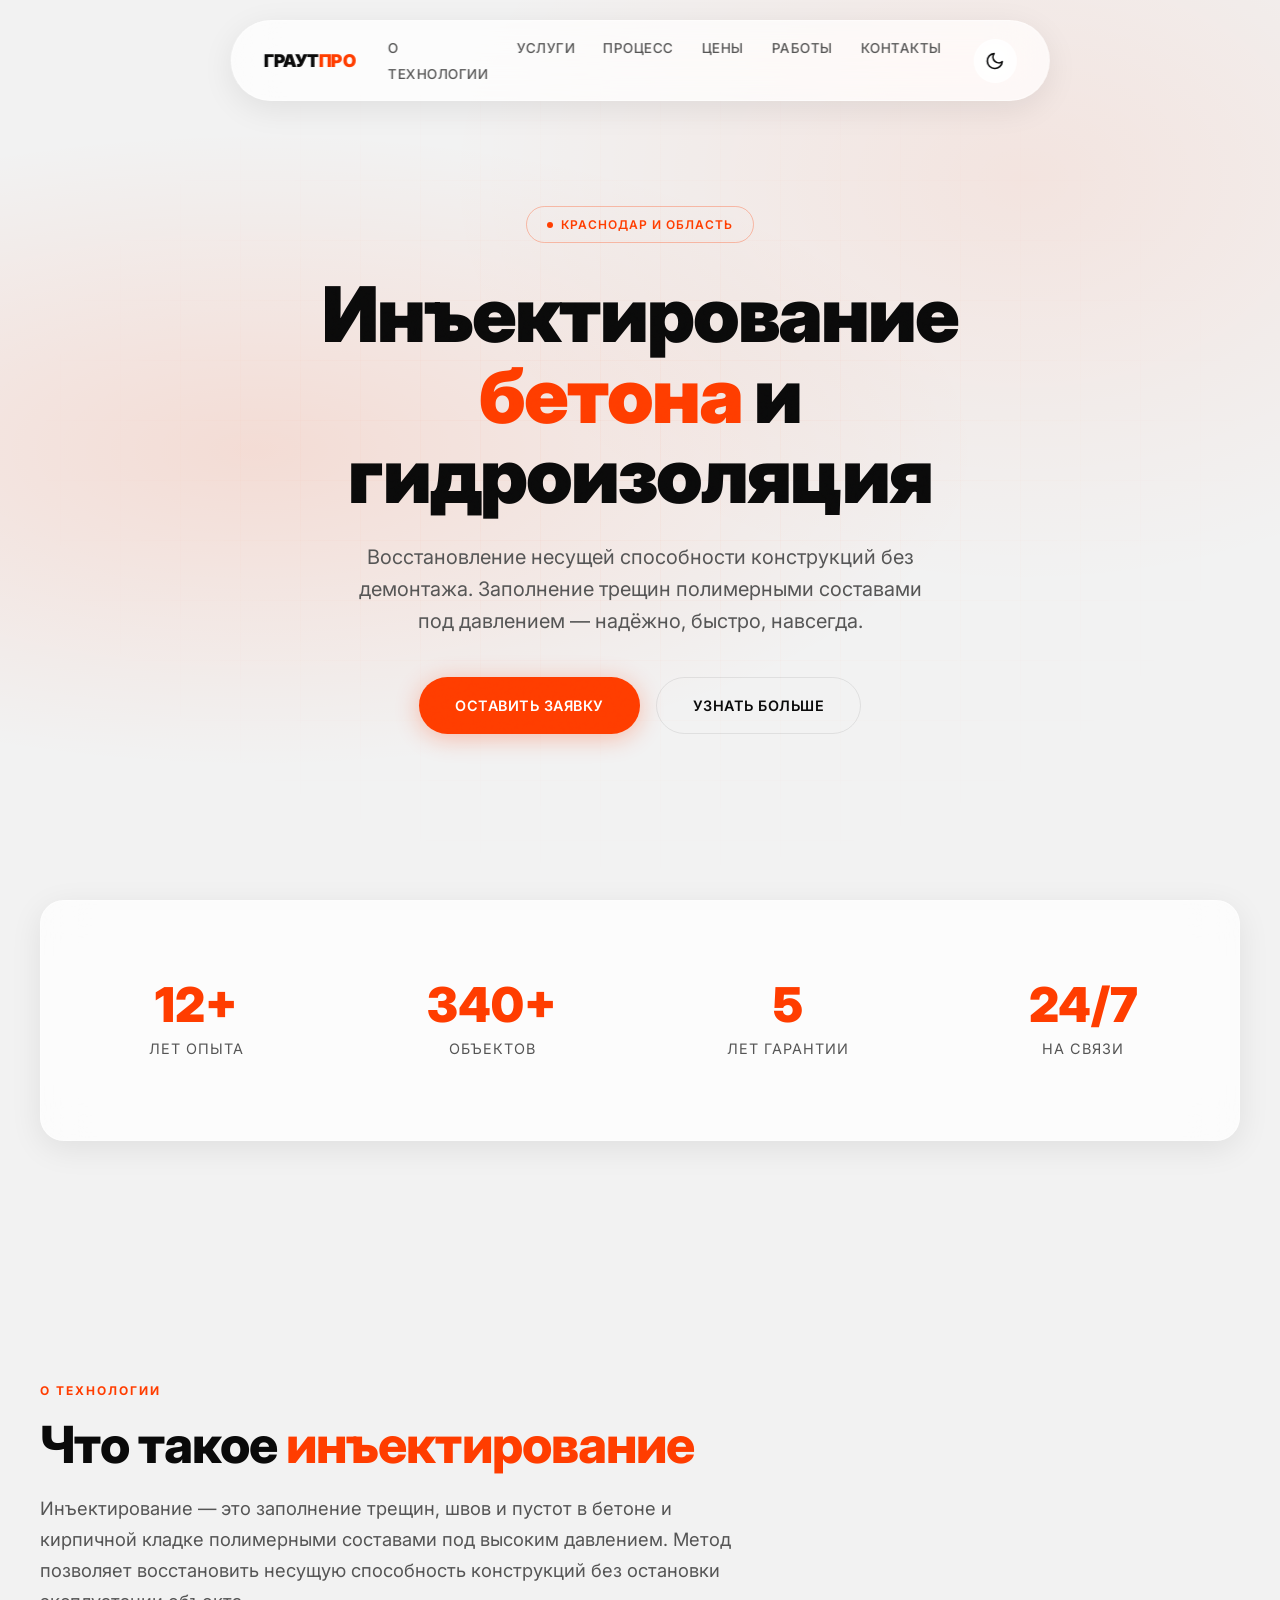
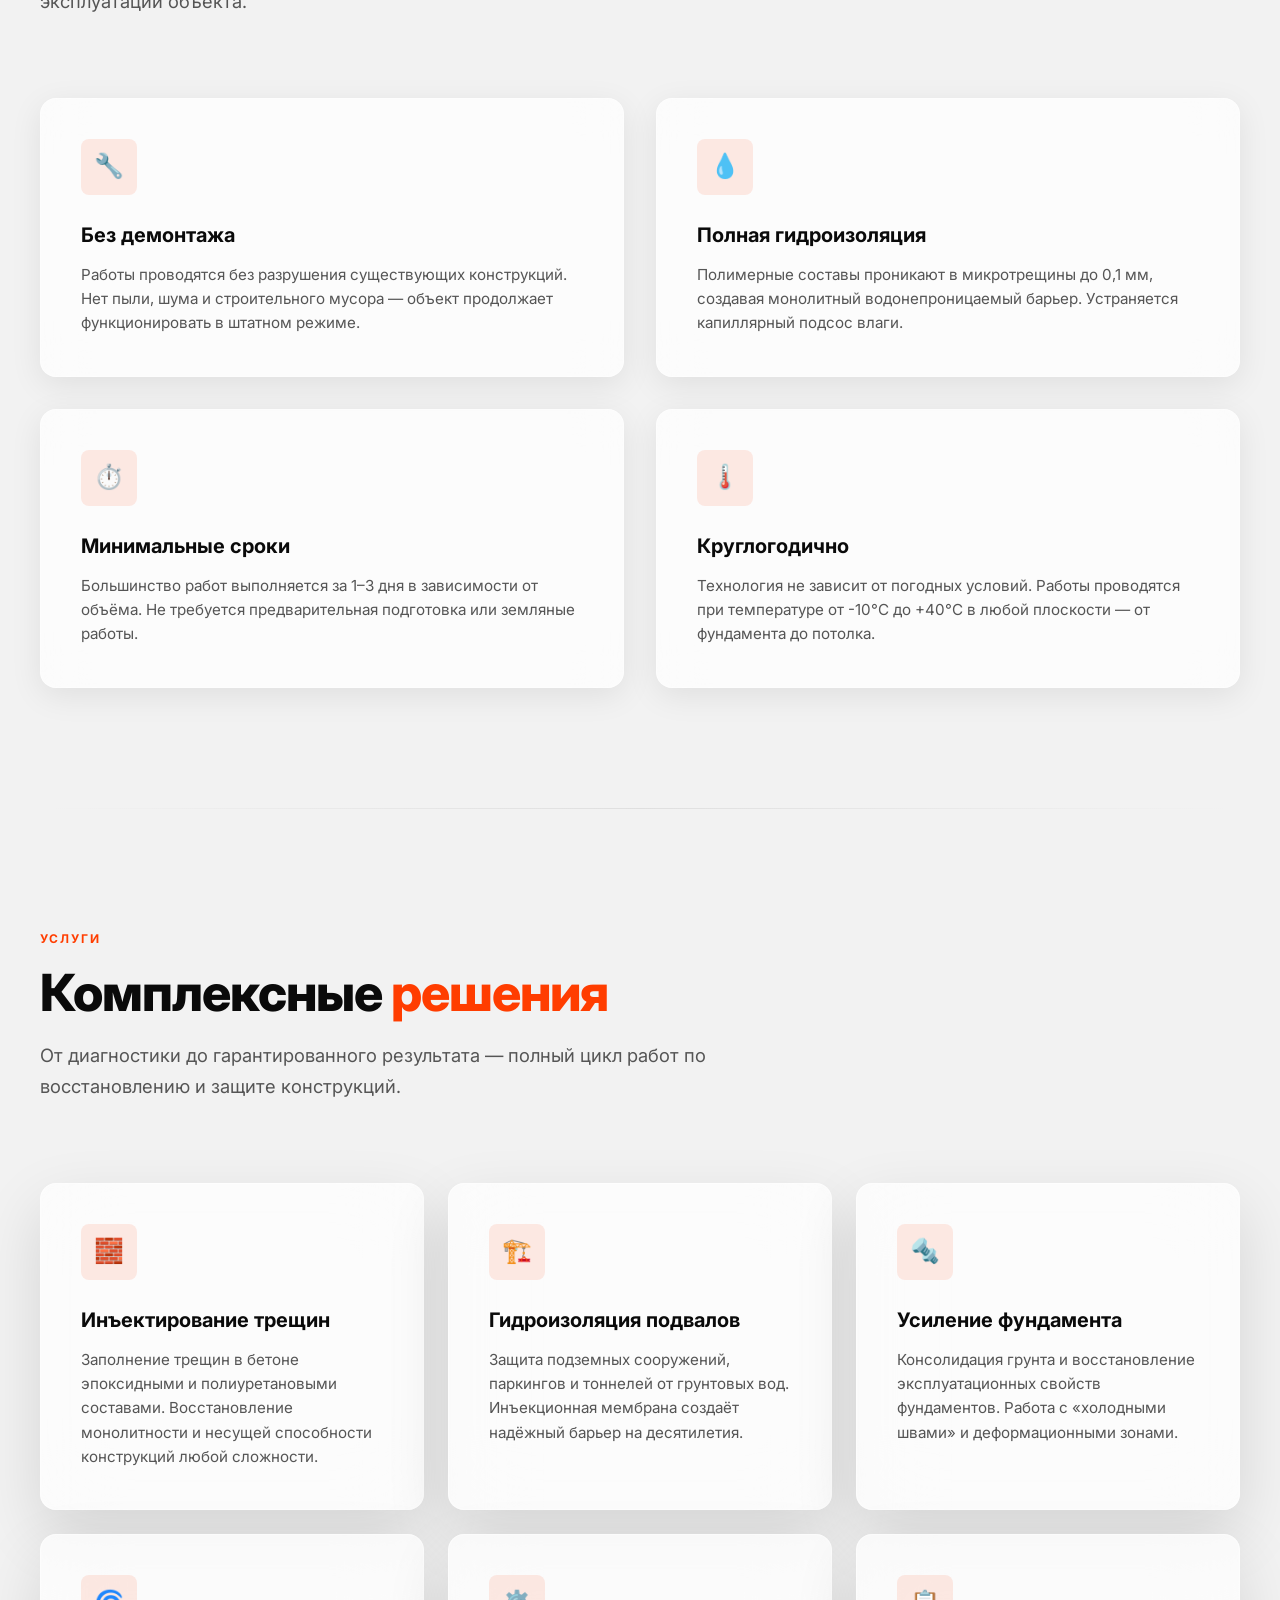
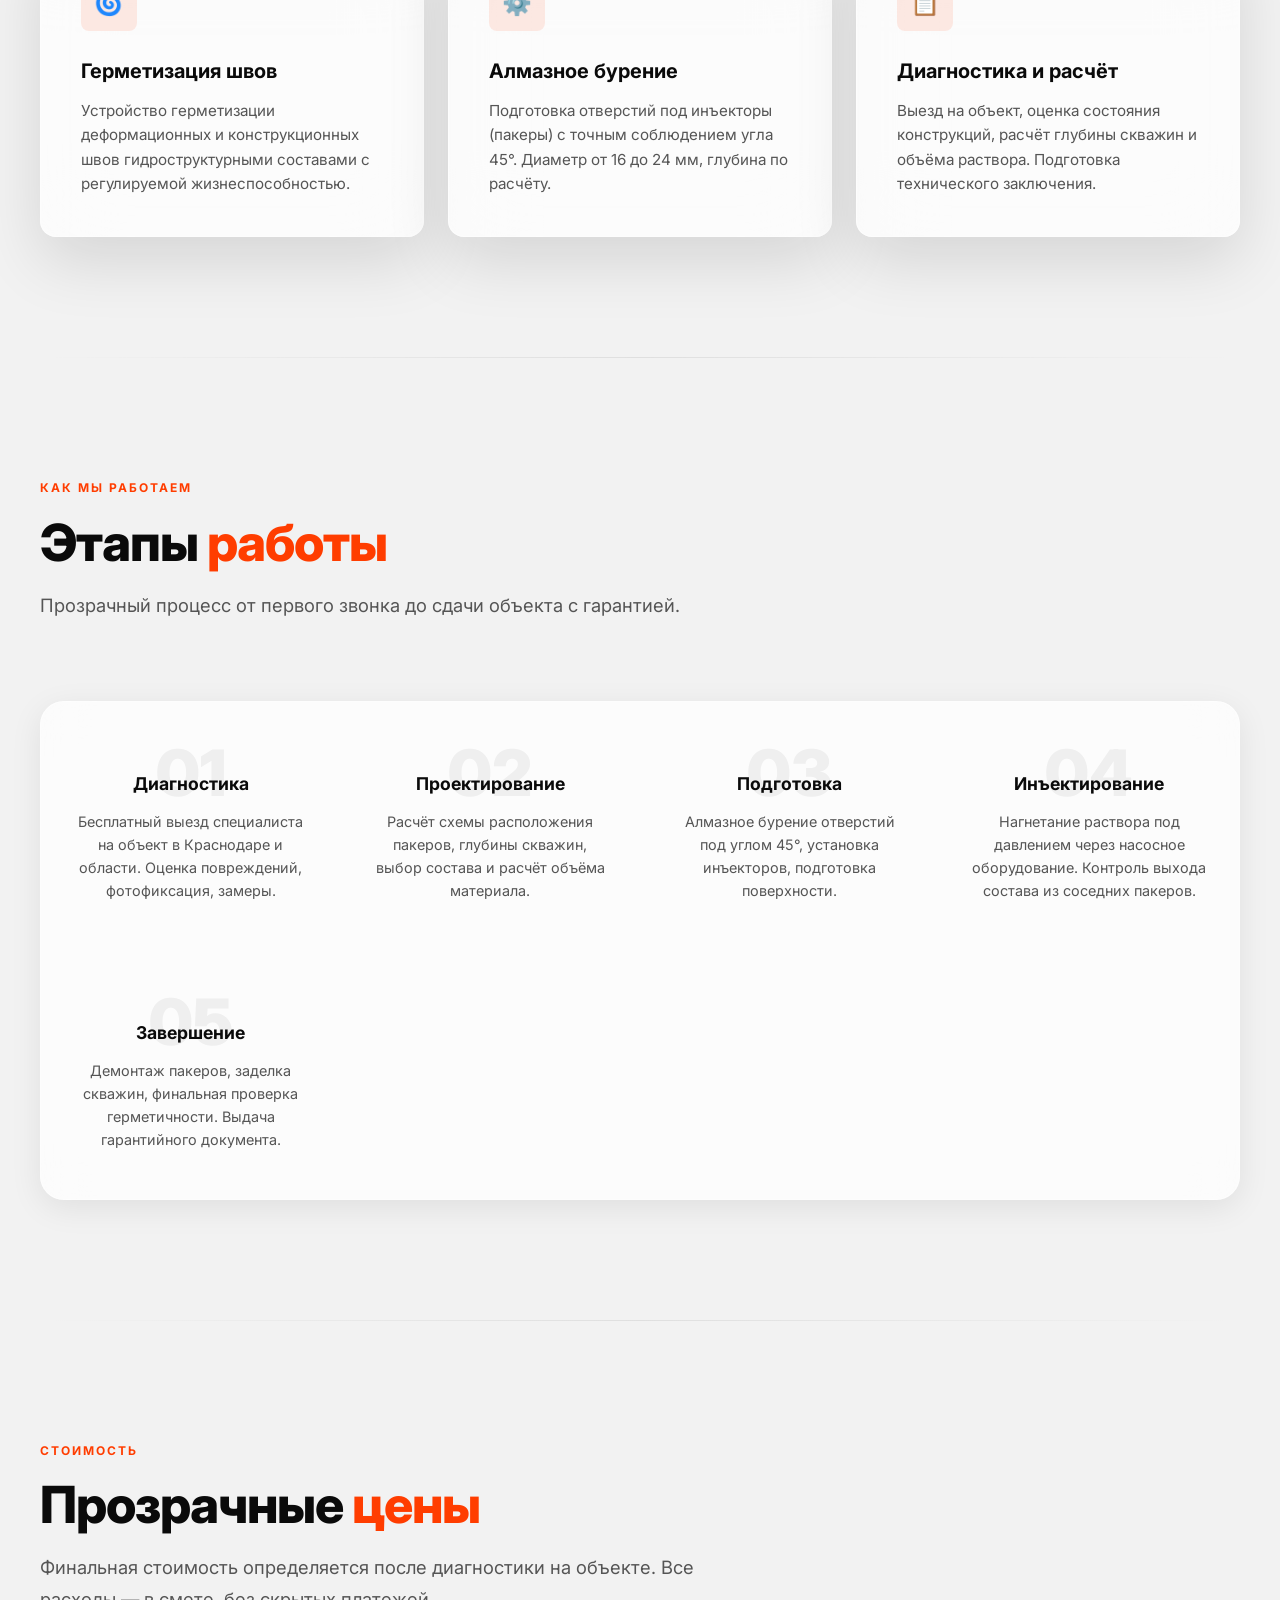
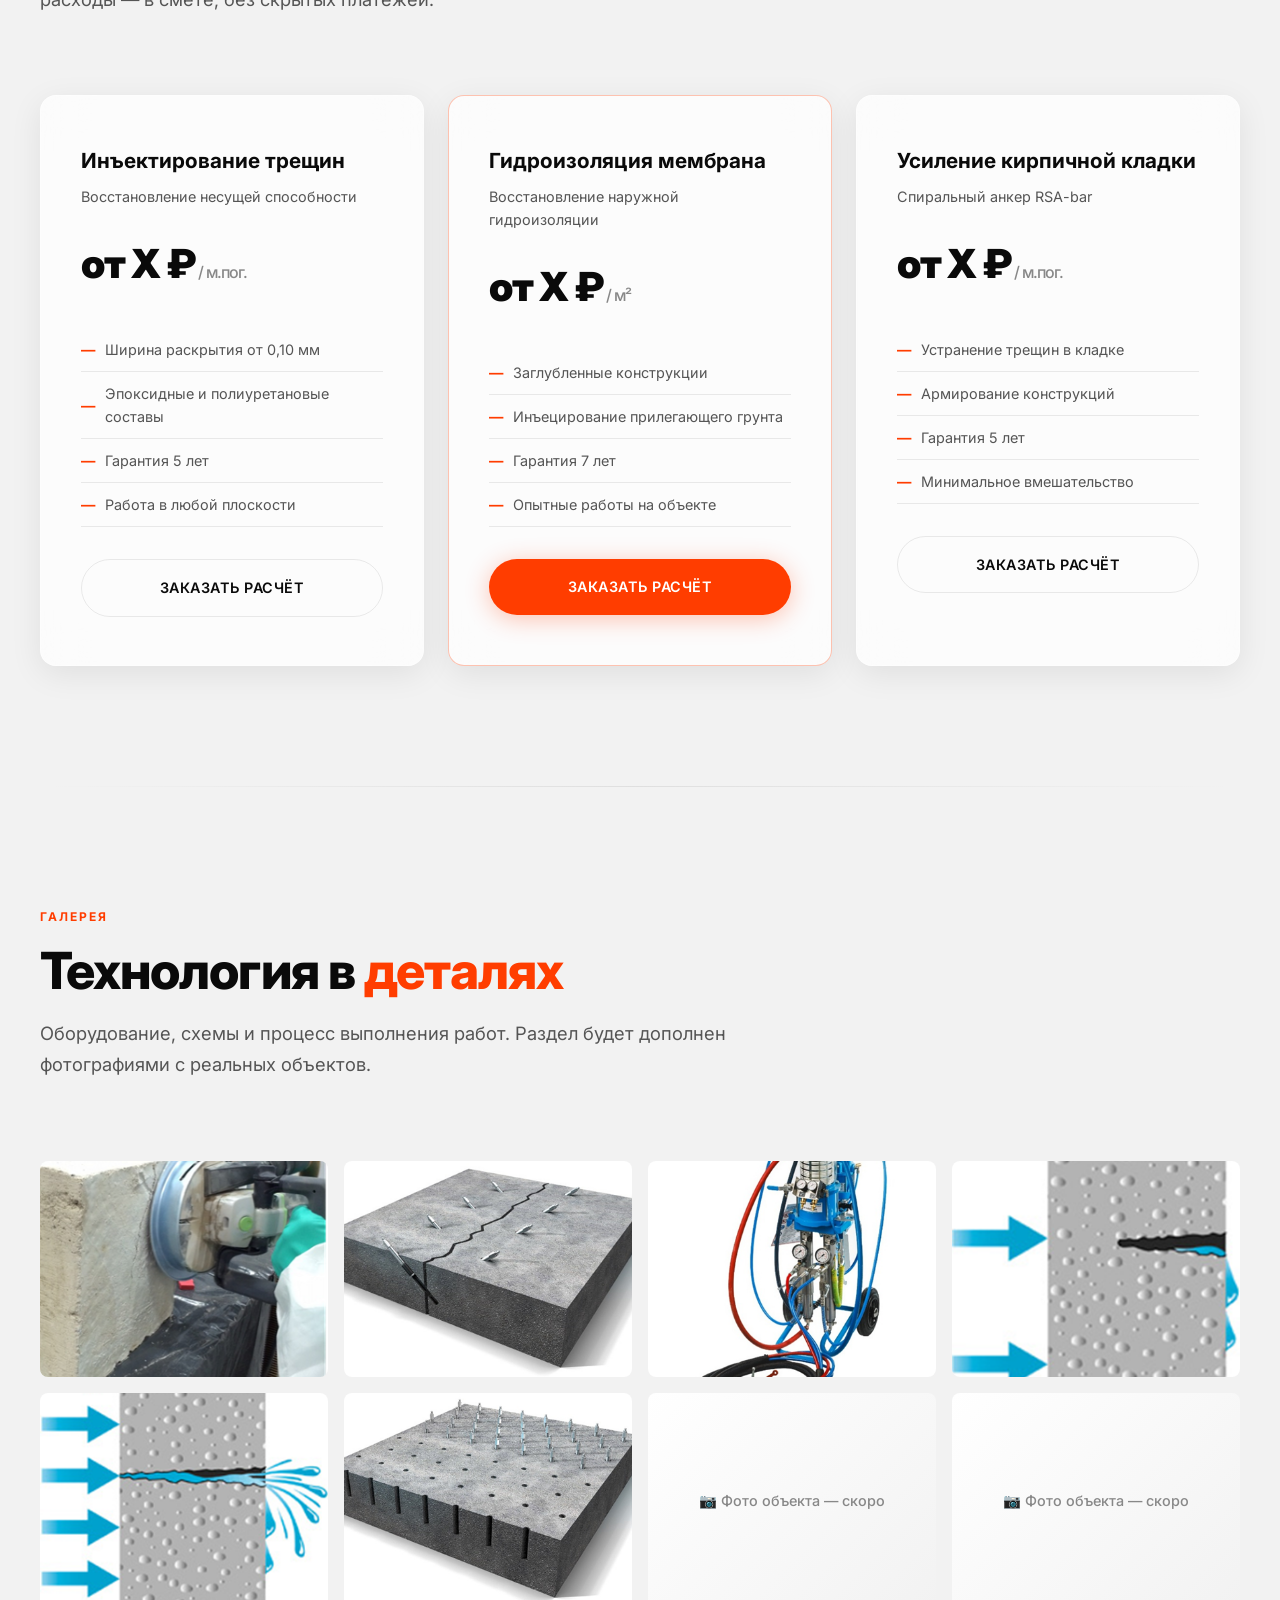
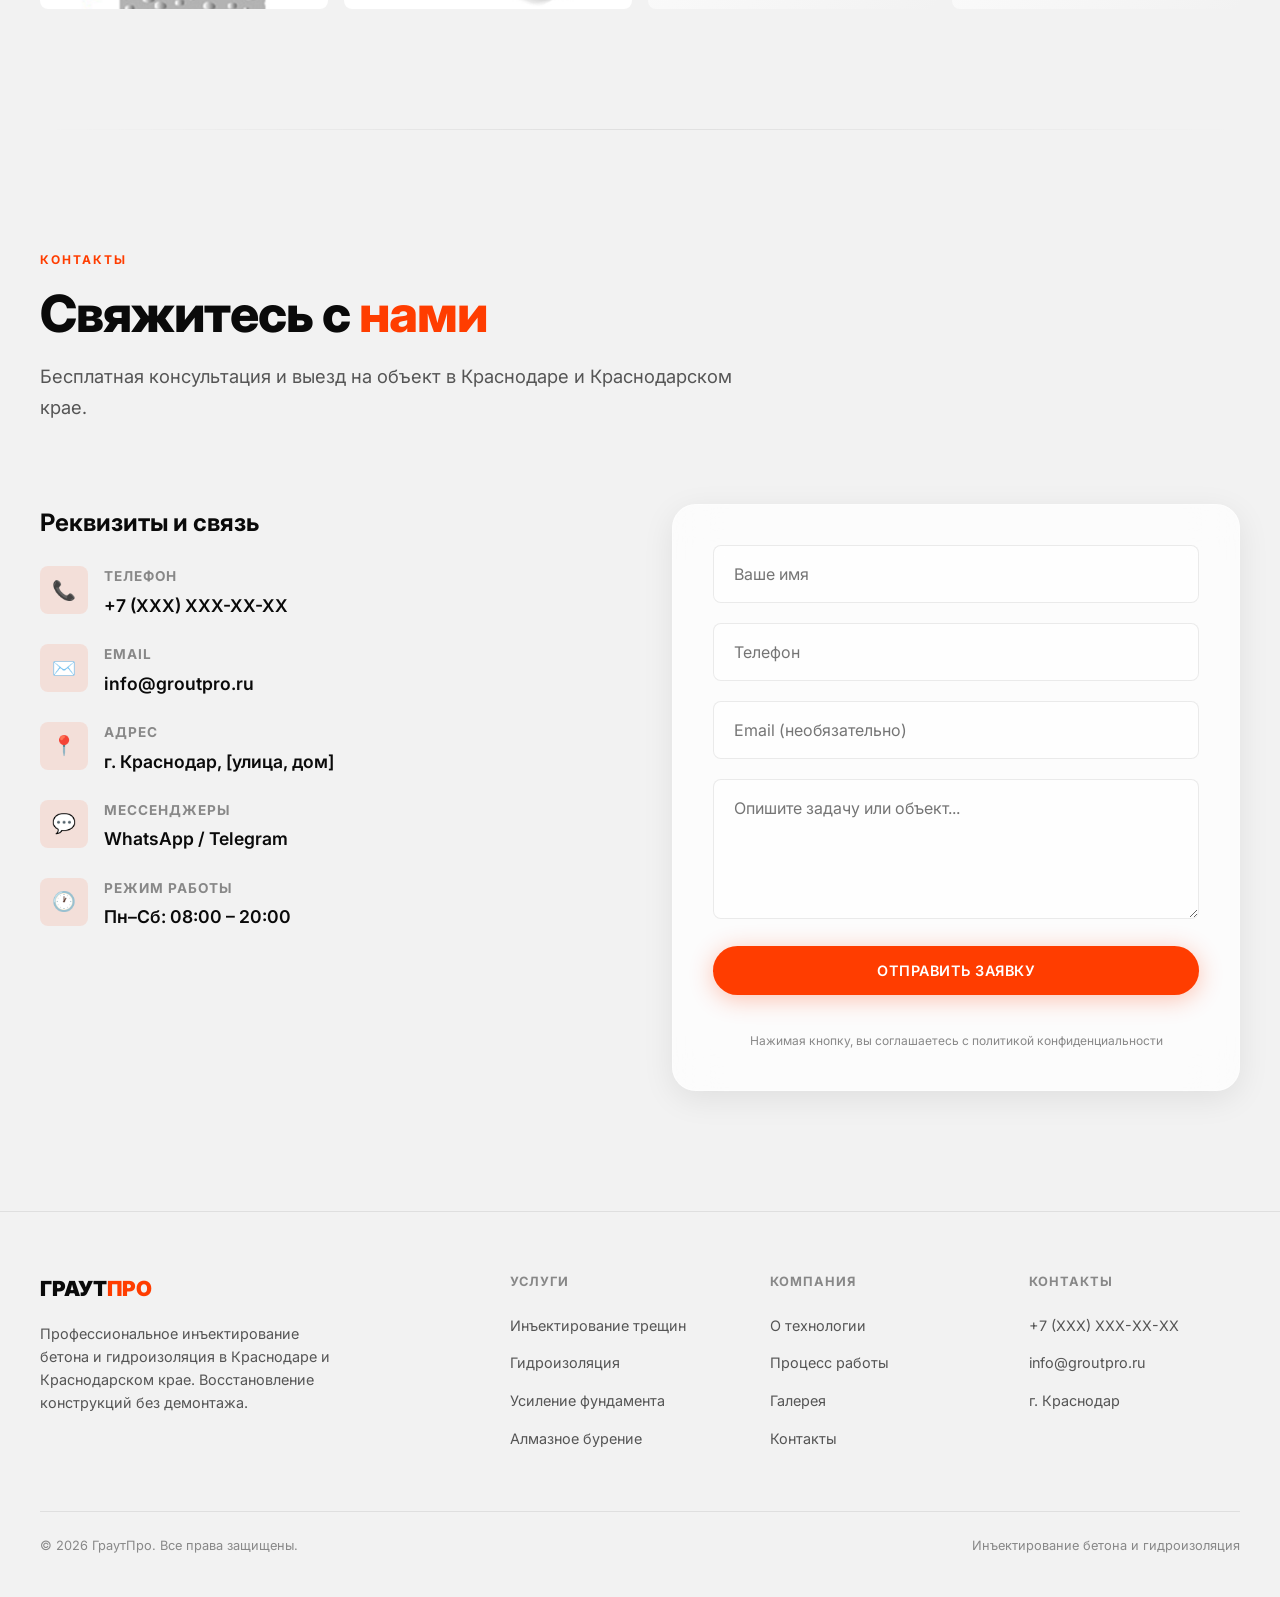
<file: index.html>
<!DOCTYPE html>
<html lang="ru" data-theme="light">
<head>
  <meta charset="UTF-8">
  <meta name="viewport" content="width=device-width, initial-scale=1.0">
  <title>ГраутПро — Инъектирование бетона и гидроизоляция в Краснодаре</title>
  <meta name="description" content="Профессиональное инъектирование трещин, гидроизоляция и восстановление бетонных конструкций в Краснодаре и Краснодарском крае.">
  <link rel="preconnect" href="https://fonts.googleapis.com">
  <link rel="preconnect" href="https://fonts.gstatic.com" crossorigin>
  <link href="https://fonts.googleapis.com/css2?family=Inter:wght@300;400;500;600;700;800;900&display=swap" rel="stylesheet">
  <link rel="stylesheet" href="css/style.css">
</head>
<body>

  <!-- Navigation -->
  <nav class="nav glass">
    <a href="#" class="nav-logo">Граут<span>Про</span></a>
    <ul class="nav-links">
      <li><a href="#about">О технологии</a></li>
      <li><a href="#services">Услуги</a></li>
      <li><a href="#process">Процесс</a></li>
      <li><a href="#pricing">Цены</a></li>
      <li><a href="#gallery">Работы</a></li>
      <li><a href="#contact">Контакты</a></li>
    </ul>
    <button class="theme-toggle" id="themeToggle" aria-label="Переключить тему">
      <svg width="20" height="20" viewBox="0 0 24 24" fill="none" stroke="currentColor" stroke-width="2" stroke-linecap="round" stroke-linejoin="round"><path d="M21 12.79A9 9 0 1 1 11.21 3 7 7 0 0 0 21 12.79z"/></svg>
    </button>
    <div class="menu-btn" id="menuBtn">
      <span></span><span></span><span></span>
    </div>
  </nav>

  <!-- Mobile Menu -->
  <div class="mobile-menu" id="mobileMenu">
    <button class="mobile-menu-close" id="menuClose">&times;</button>
    <a href="#about">О технологии</a>
    <a href="#services">Услуги</a>
    <a href="#process">Процесс</a>
    <a href="#pricing">Цены</a>
    <a href="#gallery">Работы</a>
    <a href="#contact">Контакты</a>
  </div>

  <!-- Hero -->
  <section class="hero">
    <div class="hero-bg"></div>
    <div class="hero-grid"></div>
    <div class="hero-content">
      <div class="hero-tag">Краснодар и область</div>
      <h1>Инъектирование <span class="accent">бетона</span> и гидроизоляция</h1>
      <p>Восстановление несущей способности конструкций без демонтажа. Заполнение трещин полимерными составами под давлением — надёжно, быстро, навсегда.</p>
      <div class="hero-buttons">
        <a href="#contact" class="btn btn-primary">Оставить заявку</a>
        <a href="#about" class="btn btn-secondary">Узнать больше</a>
      </div>
    </div>
  </section>

  <!-- Stats -->
  <section class="section" style="padding-top: 0;">
    <div class="container">
      <div class="stats-grid glass" style="border-radius: 24px; padding: 48px 24px;">
        <div class="stat-item reveal">
          <div class="stat-number" data-count="12" data-suffix="+">0+</div>
          <div class="stat-label">лет опыта</div>
        </div>
        <div class="stat-item reveal">
          <div class="stat-number" data-count="340" data-suffix="+">0+</div>
          <div class="stat-label">объектов</div>
        </div>
        <div class="stat-item reveal">
          <div class="stat-number" data-count="5" data-suffix="">0</div>
          <div class="stat-label">лет гарантии</div>
        </div>
        <div class="stat-item reveal">
          <div class="stat-number" data-count="24" data-suffix="/7">0/7</div>
          <div class="stat-label">на связи</div>
        </div>
      </div>
    </div>
  </section>

  <!-- About -->
  <section class="section" id="about">
    <div class="container">
      <div class="section-header reveal">
        <div class="section-label">О технологии</div>
        <h2>Что такое <span style="color: var(--accent);">инъектирование</span></h2>
        <p class="lead">Инъектирование — это заполнение трещин, швов и пустот в бетоне и кирпичной кладке полимерными составами под высоким давлением. Метод позволяет восстановить несущую способность конструкций без остановки эксплуатации объекта.</p>
      </div>
      <div class="grid-2">
        <div class="card glass reveal">
          <div class="card-icon">🔧</div>
          <h3>Без демонтажа</h3>
          <p>Работы проводятся без разрушения существующих конструкций. Нет пыли, шума и строительного мусора — объект продолжает функционировать в штатном режиме.</p>
        </div>
        <div class="card glass reveal">
          <div class="card-icon">💧</div>
          <h3>Полная гидроизоляция</h3>
          <p>Полимерные составы проникают в микротрещины до 0,1 мм, создавая монолитный водонепроницаемый барьер. Устраняется капиллярный подсос влаги.</p>
        </div>
        <div class="card glass reveal">
          <div class="card-icon">⏱️</div>
          <h3>Минимальные сроки</h3>
          <p>Большинство работ выполняется за 1–3 дня в зависимости от объёма. Не требуется предварительная подготовка или земляные работы.</p>
        </div>
        <div class="card glass reveal">
          <div class="card-icon">🌡️</div>
          <h3>Круглогодично</h3>
          <p>Технология не зависит от погодных условий. Работы проводятся при температуре от -10°C до +40°C в любой плоскости — от фундамента до потолка.</p>
        </div>
      </div>
    </div>
  </section>

  <div class="divider"></div>

  <!-- Services -->
  <section class="section" id="services">
    <div class="container">
      <div class="section-header reveal">
        <div class="section-label">Услуги</div>
        <h2>Комплексные <span style="color: var(--accent);">решения</span></h2>
        <p class="lead">От диагностики до гарантированного результата — полный цикл работ по восстановлению и защите конструкций.</p>
      </div>
      <div class="grid-3">
        <div class="card glass-strong reveal">
          <div class="card-icon">🧱</div>
          <h3>Инъектирование трещин</h3>
          <p>Заполнение трещин в бетоне эпоксидными и полиуретановыми составами. Восстановление монолитности и несущей способности конструкций любой сложности.</p>
        </div>
        <div class="card glass-strong reveal">
          <div class="card-icon">🏗️</div>
          <h3>Гидроизоляция подвалов</h3>
          <p>Защита подземных сооружений, паркингов и тоннелей от грунтовых вод. Инъекционная мембрана создаёт надёжный барьер на десятилетия.</p>
        </div>
        <div class="card glass-strong reveal">
          <div class="card-icon">🔩</div>
          <h3>Усиление фундамента</h3>
          <p>Консолидация грунта и восстановление эксплуатационных свойств фундаментов. Работа с «холодными швами» и деформационными зонами.</p>
        </div>
        <div class="card glass-strong reveal">
          <div class="card-icon">🌀</div>
          <h3>Герметизация швов</h3>
          <p>Устройство герметизации деформационных и конструкционных швов гидроструктурными составами с регулируемой жизнеспособностью.</p>
        </div>
        <div class="card glass-strong reveal">
          <div class="card-icon">⚙️</div>
          <h3>Алмазное бурение</h3>
          <p>Подготовка отверстий под инъекторы (пакеры) с точным соблюдением угла 45°. Диаметр от 16 до 24 мм, глубина по расчёту.</p>
        </div>
        <div class="card glass-strong reveal">
          <div class="card-icon">📋</div>
          <h3>Диагностика и расчёт</h3>
          <p>Выезд на объект, оценка состояния конструкций, расчёт глубины скважин и объёма раствора. Подготовка технического заключения.</p>
        </div>
      </div>
    </div>
  </section>

  <div class="divider"></div>

  <!-- Process -->
  <section class="section" id="process">
    <div class="container">
      <div class="section-header reveal">
        <div class="section-label">Как мы работаем</div>
        <h2>Этапы <span style="color: var(--accent);">работы</span></h2>
        <p class="lead">Прозрачный процесс от первого звонка до сдачи объекта с гарантией.</p>
      </div>
      <div class="process-grid glass" style="border-radius: 24px;">
        <div class="process-step reveal">
          <h4>Диагностика</h4>
          <p>Бесплатный выезд специалиста на объект в Краснодаре и области. Оценка повреждений, фотофиксация, замеры.</p>
        </div>
        <div class="process-step reveal">
          <h4>Проектирование</h4>
          <p>Расчёт схемы расположения пакеров, глубины скважин, выбор состава и расчёт объёма материала.</p>
        </div>
        <div class="process-step reveal">
          <h4>Подготовка</h4>
          <p>Алмазное бурение отверстий под углом 45°, установка инъекторов, подготовка поверхности.</p>
        </div>
        <div class="process-step reveal">
          <h4>Инъектирование</h4>
          <p>Нагнетание раствора под давлением через насосное оборудование. Контроль выхода состава из соседних пакеров.</p>
        </div>
        <div class="process-step reveal">
          <h4>Завершение</h4>
          <p>Демонтаж пакеров, заделка скважин, финальная проверка герметичности. Выдача гарантийного документа.</p>
        </div>
      </div>
    </div>
  </section>

  <div class="divider"></div>

  <!-- Pricing -->
  <section class="section" id="pricing">
    <div class="container">
      <div class="section-header reveal">
        <div class="section-label">Стоимость</div>
        <h2>Прозрачные <span style="color: var(--accent);">цены</span></h2>
        <p class="lead">Финальная стоимость определяется после диагностики на объекте. Все расходы — в смете, без скрытых платежей.</p>
      </div>
      <div class="pricing-grid">
        <div class="card glass pricing-card reveal">
          <h3>Инъектирование трещин</h3>
          <p style="color: var(--text-secondary); font-size: 0.9rem; margin-top: 8px;">Восстановление несущей способности</p>
          <div class="price">от X ₽<span> / м.пог.</span></div>
          <ul>
            <li>Ширина раскрытия от 0,10 мм</li>
            <li>Эпоксидные и полиуретановые составы</li>
            <li>Гарантия 5 лет</li>
            <li>Работа в любой плоскости</li>
          </ul>
          <a href="#contact" class="btn btn-secondary" style="width: 100%; justify-content: center;">Заказать расчёт</a>
        </div>
        <div class="card glass pricing-card featured reveal">
          <h3>Гидроизоляция мембрана</h3>
          <p style="color: var(--text-secondary); font-size: 0.9rem; margin-top: 8px;">Восстановление наружной гидроизоляции</p>
          <div class="price">от X ₽<span> / м²</span></div>
          <ul>
            <li>Заглубленные конструкции</li>
            <li>Инъецирование прилегающего грунта</li>
            <li>Гарантия 7 лет</li>
            <li>Опытные работы на объекте</li>
          </ul>
          <a href="#contact" class="btn btn-primary" style="width: 100%; justify-content: center;">Заказать расчёт</a>
        </div>
        <div class="card glass pricing-card reveal">
          <h3>Усиление кирпичной кладки</h3>
          <p style="color: var(--text-secondary); font-size: 0.9rem; margin-top: 8px;">Спиральный анкер RSA-bar</p>
          <div class="price">от X ₽<span> / м.пог.</span></div>
          <ul>
            <li>Устранение трещин в кладке</li>
            <li>Армирование конструкций</li>
            <li>Гарантия 5 лет</li>
            <li>Минимальное вмешательство</li>
          </ul>
          <a href="#contact" class="btn btn-secondary" style="width: 100%; justify-content: center;">Заказать расчёт</a>
        </div>
      </div>
    </div>
  </section>

  <div class="divider"></div>

  <!-- Gallery -->
  <section class="section" id="gallery">
    <div class="container">
      <div class="section-header reveal">
        <div class="section-label">Галерея</div>
        <h2>Технология в <span style="color: var(--accent);">деталях</span></h2>
        <p class="lead">Оборудование, схемы и процесс выполнения работ. Раздел будет дополнен фотографиями с реальных объектов.</p>
      </div>
      <div class="gallery-grid">
        <div class="gallery-item reveal">
          <img src="images/image.png" alt="Алмазная резка бетона" loading="lazy">
        </div>
        <div class="gallery-item reveal">
          <img src="images/image(1).png" alt="Схема инъектирования трещин" loading="lazy">
        </div>
        <div class="gallery-item reveal">
          <img src="images/image(2).png" alt="Инъекционный насос" loading="lazy">
        </div>
        <div class="gallery-item reveal">
          <img src="images/image(3).png" alt="Проникновение состава в трещину" loading="lazy">
        </div>
        <div class="gallery-item reveal">
          <img src="images/image(4).png" alt="Полное заполнение трещины" loading="lazy">
        </div>
        <div class="gallery-item reveal">
          <img src="images/image(5).png" alt="Плита с пакерами" loading="lazy">
        </div>
        <div class="gallery-item reveal" style="background: linear-gradient(135deg, var(--surface-solid), var(--bg)); display: flex; align-items: center; justify-content: center;">
          <span style="color: var(--muted); font-size: 0.9rem; font-weight: 500;">📷 Фото объекта — скоро</span>
        </div>
        <div class="gallery-item reveal" style="background: linear-gradient(135deg, var(--surface-solid), var(--bg)); display: flex; align-items: center; justify-content: center;">
          <span style="color: var(--muted); font-size: 0.9rem; font-weight: 500;">📷 Фото объекта — скоро</span>
        </div>
      </div>
    </div>
  </section>

  <div class="divider"></div>

  <!-- Contact -->
  <section class="section" id="contact">
    <div class="container">
      <div class="section-header reveal">
        <div class="section-label">Контакты</div>
        <h2>Свяжитесь с <span style="color: var(--accent);">нами</span></h2>
        <p class="lead">Бесплатная консультация и выезд на объект в Краснодаре и Краснодарском крае.</p>
      </div>
      <div class="contact-grid">
        <div class="contact-info reveal">
          <h3>Реквизиты и связь</h3>
          <div class="contact-item">
            <div class="contact-item-icon">📞</div>
            <div>
              <h4>Телефон</h4>
              <p>+7 (XXX) XXX-XX-XX</p>
            </div>
          </div>
          <div class="contact-item">
            <div class="contact-item-icon">✉️</div>
            <div>
              <h4>Email</h4>
              <p>info@groutpro.ru</p>
            </div>
          </div>
          <div class="contact-item">
            <div class="contact-item-icon">📍</div>
            <div>
              <h4>Адрес</h4>
              <p>г. Краснодар, [улица, дом]</p>
            </div>
          </div>
          <div class="contact-item">
            <div class="contact-item-icon">💬</div>
            <div>
              <h4>Мессенджеры</h4>
              <p>WhatsApp / Telegram</p>
            </div>
          </div>
          <div class="contact-item">
            <div class="contact-item-icon">🕐</div>
            <div>
              <h4>Режим работы</h4>
              <p>Пн–Сб: 08:00 – 20:00</p>
            </div>
          </div>
        </div>
        <div class="reveal">
          <form class="contact-form glass" style="padding: 40px; border-radius: 24px;" onsubmit="event.preventDefault(); alert('Форма в разработке — позвоните по телефону');">
            <div class="form-group">
              <input type="text" placeholder="Ваше имя" required>
            </div>
            <div class="form-group">
              <input type="tel" placeholder="Телефон" required>
            </div>
            <div class="form-group">
              <input type="email" placeholder="Email (необязательно)">
            </div>
            <div class="form-group">
              <textarea placeholder="Опишите задачу или объект..."></textarea>
            </div>
            <button type="submit" class="btn btn-primary" style="width: 100%; justify-content: center;">Отправить заявку</button>
            <p style="font-size: 0.75rem; color: var(--muted); text-align: center; margin-top: 16px;">Нажимая кнопку, вы соглашаетесь с политикой конфиденциальности</p>
          </form>
        </div>
      </div>
    </div>
  </section>

  <!-- Footer -->
  <footer class="footer">
    <div class="footer-grid">
      <div>
        <div class="footer-brand">Граут<span>Про</span></div>
        <p class="footer-desc">Профессиональное инъектирование бетона и гидроизоляция в Краснодаре и Краснодарском крае. Восстановление конструкций без демонтажа.</p>
      </div>
      <div>
        <h4>Услуги</h4>
        <ul class="footer-links">
          <li><a href="#services">Инъектирование трещин</a></li>
          <li><a href="#services">Гидроизоляция</a></li>
          <li><a href="#services">Усиление фундамента</a></li>
          <li><a href="#services">Алмазное бурение</a></li>
        </ul>
      </div>
      <div>
        <h4>Компания</h4>
        <ul class="footer-links">
          <li><a href="#about">О технологии</a></li>
          <li><a href="#process">Процесс работы</a></li>
          <li><a href="#gallery">Галерея</a></li>
          <li><a href="#contact">Контакты</a></li>
        </ul>
      </div>
      <div>
        <h4>Контакты</h4>
        <ul class="footer-links">
          <li><a href="tel:+70000000000">+7 (XXX) XXX-XX-XX</a></li>
          <li><a href="mailto:info@groutpro.ru">info@groutpro.ru</a></li>
          <li><a href="#">г. Краснодар</a></li>
        </ul>
      </div>
    </div>
    <div class="footer-bottom">
      <span>© 2026 ГраутПро. Все права защищены.</span>
      <span>Инъектирование бетона и гидроизоляция</span>
    </div>
  </footer>

  <script src="js/main.js"></script>
</body>
</html>
</file>
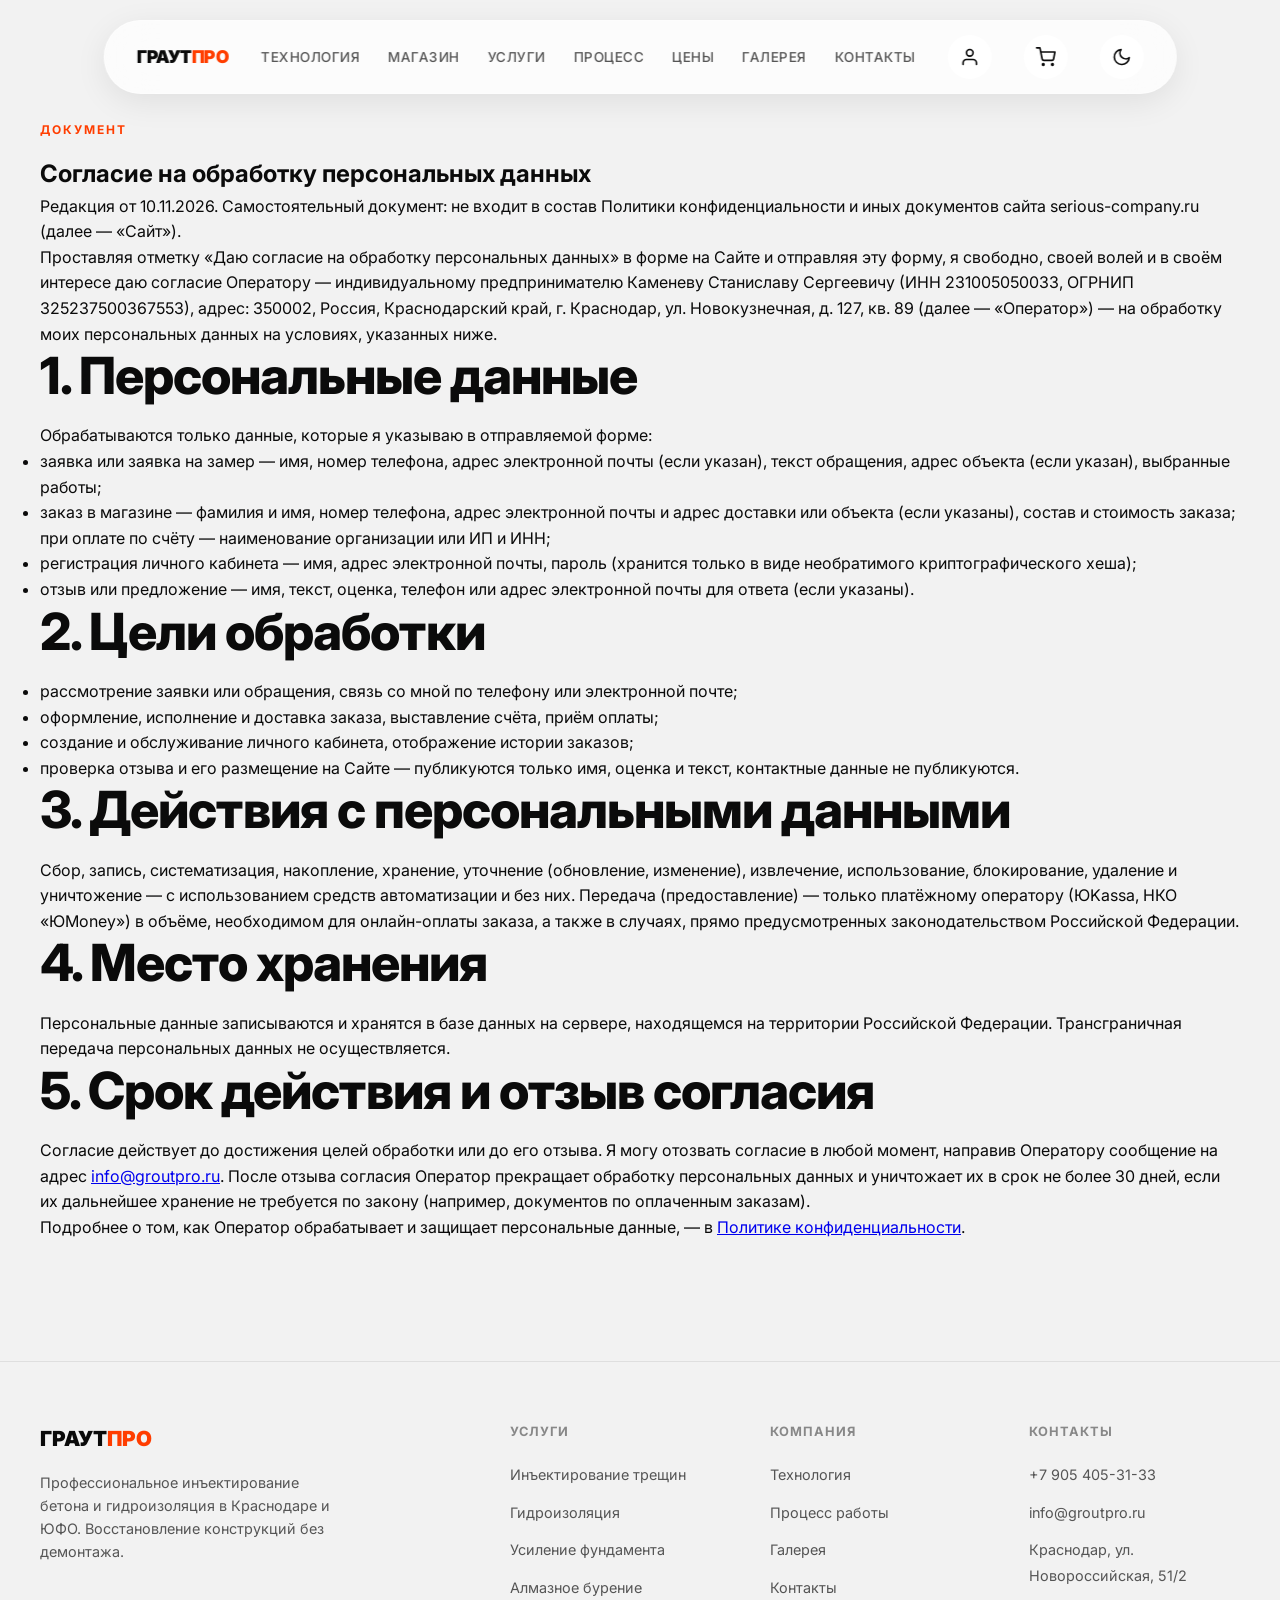
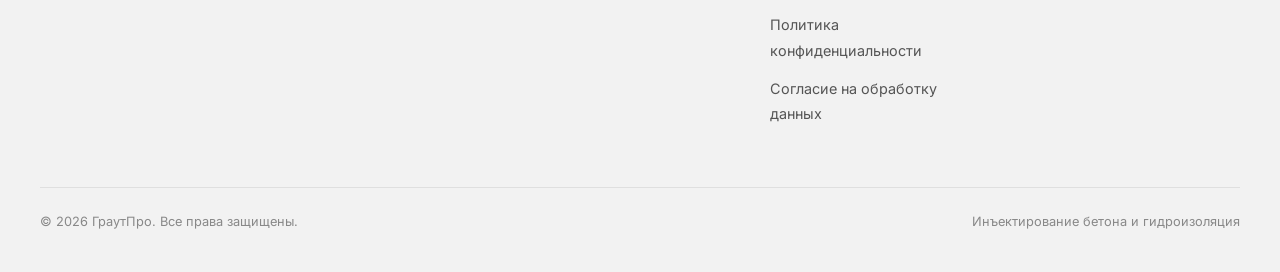
<file: frontend/consent.html>
<!DOCTYPE html>
<html lang="ru" data-theme="light">
<head>
  <meta charset="UTF-8">
  <meta name="darkreader-lock">
  <script>try{document.documentElement.setAttribute('data-theme',localStorage.getItem('groutpro-theme')||(matchMedia('(prefers-color-scheme: dark)').matches?'dark':'light'))}catch(e){}</script>
  <meta name="viewport" content="width=device-width, initial-scale=1.0">
  <title>Согласие на обработку персональных данных — ГраутПро</title>
  <meta name="description" content="Согласие на обработку персональных данных, которое пользователь даёт в формах на сайте ГраутПро.">
  <link rel="canonical" href="https://serious-company.ru/consent">
  <link rel="icon" href="/favicon.svg" type="image/svg+xml">
  <meta name="theme-color" content="#F2F2F2" media="(prefers-color-scheme: light)">
  <meta name="theme-color" content="#050505" media="(prefers-color-scheme: dark)">
  <meta property="og:type" content="website">
  <meta property="og:site_name" content="ГраутПро">
  <meta property="og:locale" content="ru_RU">
  <meta property="og:title" content="Согласие на обработку персональных данных — ГраутПро">
  <meta property="og:description" content="Согласие на обработку персональных данных, которое пользователь даёт в формах на сайте ГраутПро.">
  <meta property="og:url" content="https://serious-company.ru/consent">
  <meta property="og:image" content="https://serious-company.ru/images/gallery-soil-diagram.jpg">
  <meta name="twitter:card" content="summary_large_image">
  <meta name="twitter:title" content="Согласие на обработку персональных данных — ГраутПро">
  <meta name="twitter:description" content="Согласие на обработку персональных данных, которое пользователь даёт в формах на сайте ГраутПро.">
  <meta name="twitter:image" content="https://serious-company.ru/images/gallery-soil-diagram.jpg">
  <link rel="stylesheet" href="/css/style.css">
  <!-- Icons: Lucide (ISC License) https://lucide.dev -->
</head>
<body>
  <nav class="nav glass" aria-label="Основное меню">
    <a href="/" class="nav-logo">
      Граут<span>Про</span>
    </a>
    <ul class="nav-links">
      <li><a href="/#about">Технология</a></li>
      <li><a href="/shop">Магазин</a></li>
      <li><a href="/#services">Услуги</a></li>
      <li><a href="/#process">Процесс</a></li>
      <li><a href="/#pricing">Цены</a></li>
      <li><a href="/#gallery">Галерея</a></li>
      <li><a href="/#contact">Контакты</a></li>
    </ul>
    <a href="/account" class="theme-toggle nav-account-link" aria-label="Профиль">
      <svg width="20" height="20" viewBox="0 0 24 24" fill="none" stroke="currentColor" stroke-width="2"
        stroke-linecap="round" stroke-linejoin="round" aria-hidden="true" focusable="false">
        <path d="M20 21v-2a4 4 0 0 0-4-4H8a4 4 0 0 0-4 4v2" />
        <circle cx="12" cy="7" r="4" />
      </svg>
    </a>
    <a href="/cart" class="theme-toggle nav-cart-link" aria-label="Корзина">
      <svg width="20" height="20" viewBox="0 0 24 24" fill="none" stroke="currentColor" stroke-width="2"
        stroke-linecap="round" stroke-linejoin="round" aria-hidden="true" focusable="false">
        <circle cx="9" cy="21" r="1" />
        <circle cx="20" cy="21" r="1" />
        <path d="M1 1h4l2.68 13.39a2 2 0 0 0 2 1.61h9.72a2 2 0 0 0 2-1.61L23 6H6" />
      </svg>
    </a>
    <button class="theme-toggle" id="themeToggle" type="button" aria-label="Переключить тему">
      <svg width="20" height="20" viewBox="0 0 24 24" fill="none" stroke="currentColor" stroke-width="2"
        stroke-linecap="round" stroke-linejoin="round" aria-hidden="true" focusable="false">
        <path d="M21 12.79A9 9 0 1 1 11.21 3 7 7 0 0 0 21 12.79z" />
      </svg>
    </button>
    <button class="menu-btn" id="menuBtn" type="button" aria-label="Открыть меню" aria-controls="mobileMenu"
      aria-expanded="false">
      <span aria-hidden="true"></span><span aria-hidden="true"></span><span aria-hidden="true"></span>
    </button>
  </nav>

  <!-- Mobile menu (<=1100px): closed = visibility:hidden + inert, toggled by #menuBtn in main.js -->
  <div class="mobile-menu" id="mobileMenu" inert>
    <nav class="mobile-menu-links" aria-label="Меню сайта">
      <a href="/">Главная</a>
      <a href="/#about">Технология</a>
      <a href="/#services">Услуги</a>
      <a href="/#pricing">Цены</a>
      <a href="/#gallery">Галерея</a>
      <a href="/#reviews">Отзывы</a>
      <a href="/shop">Магазин</a>
      <a href="/cart">Корзина</a>
      <a href="/account">Профиль</a>
      <a href="/#contact">Контакты</a>
    </nav>
    <a class="btn btn-primary mobile-menu-call" href="tel:+79054053133"><svg class="icon icon-inline"
        aria-hidden="true" focusable="false" xmlns="http://www.w3.org/2000/svg" width="24" height="24"
        viewBox="0 0 24 24" fill="none" stroke="currentColor" stroke-width="1.75" stroke-linecap="round"
        stroke-linejoin="round">
        <path
          d="M13.832 16.568a1 1 0 0 0 1.213-.303l.355-.465A2 2 0 0 1 17 15h3a2 2 0 0 1 2 2v3a2 2 0 0 1-2 2A18 18 0 0 1 2 4a2 2 0 0 1 2-2h3a2 2 0 0 1 2 2v3a2 2 0 0 1-.8 1.6l-.468.351a1 1 0 0 0-.292 1.233 14 14 0 0 0 6.392 6.384" />
      </svg><span class="sr-only">Позвонить: </span>+7 905 405-31-33</a>
  </div>

  <section class="section section--page">
    <div class="container">
      <div class="legal-content">
        <div class="section-label">Документ</div>
        <h1 class="legal-title">Согласие на обработку персональных данных</h1>
        <p class="legal-updated">Редакция от 10.11.2026. Самостоятельный документ: не входит в состав Политики конфиденциальности и иных документов сайта serious-company.ru (далее — «Сайт»).</p>

        <p>Проставляя отметку «Даю согласие на обработку персональных данных» в форме на Сайте и отправляя эту форму, я свободно, своей волей и в своём интересе даю согласие Оператору — индивидуальному предпринимателю Каменеву Станиславу Сергеевичу (ИНН 231005050033, ОГРНИП 325237500367553), адрес: 350002, Россия, Краснодарский край, г. Краснодар, ул. Новокузнечная, д. 127, кв. 89 (далее — «Оператор») — на обработку моих персональных данных на условиях, указанных ниже.</p>

        <h2>1. Персональные данные</h2>
        <p>Обрабатываются только данные, которые я указываю в отправляемой форме:</p>
        <ul>
          <li>заявка или заявка на замер — имя, номер телефона, адрес электронной почты (если указан), текст обращения, адрес объекта (если указан), выбранные работы;</li>
          <li>заказ в магазине — фамилия и имя, номер телефона, адрес электронной почты и адрес доставки или объекта (если указаны), состав и стоимость заказа; при оплате по счёту — наименование организации или ИП и ИНН;</li>
          <li>регистрация личного кабинета — имя, адрес электронной почты, пароль (хранится только в виде необратимого криптографического хеша);</li>
          <li>отзыв или предложение — имя, текст, оценка, телефон или адрес электронной почты для ответа (если указаны).</li>
        </ul>

        <h2>2. Цели обработки</h2>
        <ul>
          <li>рассмотрение заявки или обращения, связь со мной по телефону или электронной почте;</li>
          <li>оформление, исполнение и доставка заказа, выставление счёта, приём оплаты;</li>
          <li>создание и обслуживание личного кабинета, отображение истории заказов;</li>
          <li>проверка отзыва и его размещение на Сайте — публикуются только имя, оценка и текст, контактные данные не публикуются.</li>
        </ul>

        <h2>3. Действия с персональными данными</h2>
        <p>Сбор, запись, систематизация, накопление, хранение, уточнение (обновление, изменение), извлечение, использование, блокирование, удаление и уничтожение — с использованием средств автоматизации и без них. Передача (предоставление) — только платёжному оператору (ЮKassa, НКО «ЮMoney») в объёме, необходимом для онлайн-оплаты заказа, а также в случаях, прямо предусмотренных законодательством Российской Федерации.</p>

        <h2>4. Место хранения</h2>
        <p>Персональные данные записываются и хранятся в базе данных на сервере, находящемся на территории Российской Федерации. Трансграничная передача персональных данных не осуществляется.</p>

        <h2>5. Срок действия и отзыв согласия</h2>
        <p>Согласие действует до достижения целей обработки или до его отзыва. Я могу отозвать согласие в любой момент, направив Оператору сообщение на адрес <a href="mailto:info@groutpro.ru">info@groutpro.ru</a>. После отзыва согласия Оператор прекращает обработку персональных данных и уничтожает их в срок не более 30 дней, если их дальнейшее хранение не требуется по закону (например, документов по оплаченным заказам).</p>

        <p>Подробнее о том, как Оператор обрабатывает и защищает персональные данные, — в <a href="/privacy-policy">Политике конфиденциальности</a>.</p>
      </div>
    </div>
  </section>

  <footer class="footer">
    <div class="footer-grid">
      <div>
        <div class="footer-brand">Граут<span>Про</span></div>
        <p class="footer-desc">Профессиональное инъектирование бетона и гидроизоляция в Краснодаре и ЮФО. Восстановление конструкций без демонтажа.</p>
      </div>
      <div>
        <h4>Услуги</h4>
        <ul class="footer-links">
          <li><a href="/#services">Инъектирование трещин</a></li>
          <li><a href="/#services">Гидроизоляция</a></li>
          <li><a href="/#services">Усиление фундамента</a></li>
          <li><a href="/#services">Алмазное бурение</a></li>
        </ul>
      </div>
      <div>
        <h4>Компания</h4>
        <ul class="footer-links">
          <li><a href="/#about">Технология</a></li>
          <li><a href="/#process">Процесс работы</a></li>
          <li><a href="/#gallery">Галерея</a></li>
          <li><a href="/#contact">Контакты</a></li>
          <li><a href="/privacy-policy">Политика конфиденциальности</a></li>
          <li><a href="/consent">Согласие на обработку данных</a></li>
        </ul>
      </div>
      <div>
        <h4>Контакты</h4>
        <ul class="footer-links">
          <li><a href="tel:+79054053133">+7 905 405-31-33</a></li>
          <li><a href="mailto:info@groutpro.ru">info@groutpro.ru</a></li>
          <li><a href="/#contact">Краснодар, ул. Новороссийская, 51/2</a></li>
        </ul>
      </div>
    </div>
    <div class="footer-bottom">
      <span>© 2026 ГраутПро. Все права защищены.</span>
      <span>Инъектирование бетона и гидроизоляция</span>
    </div>
  </footer>

  <script src="/js/main.js"></script>
</body>
</html>
</file>
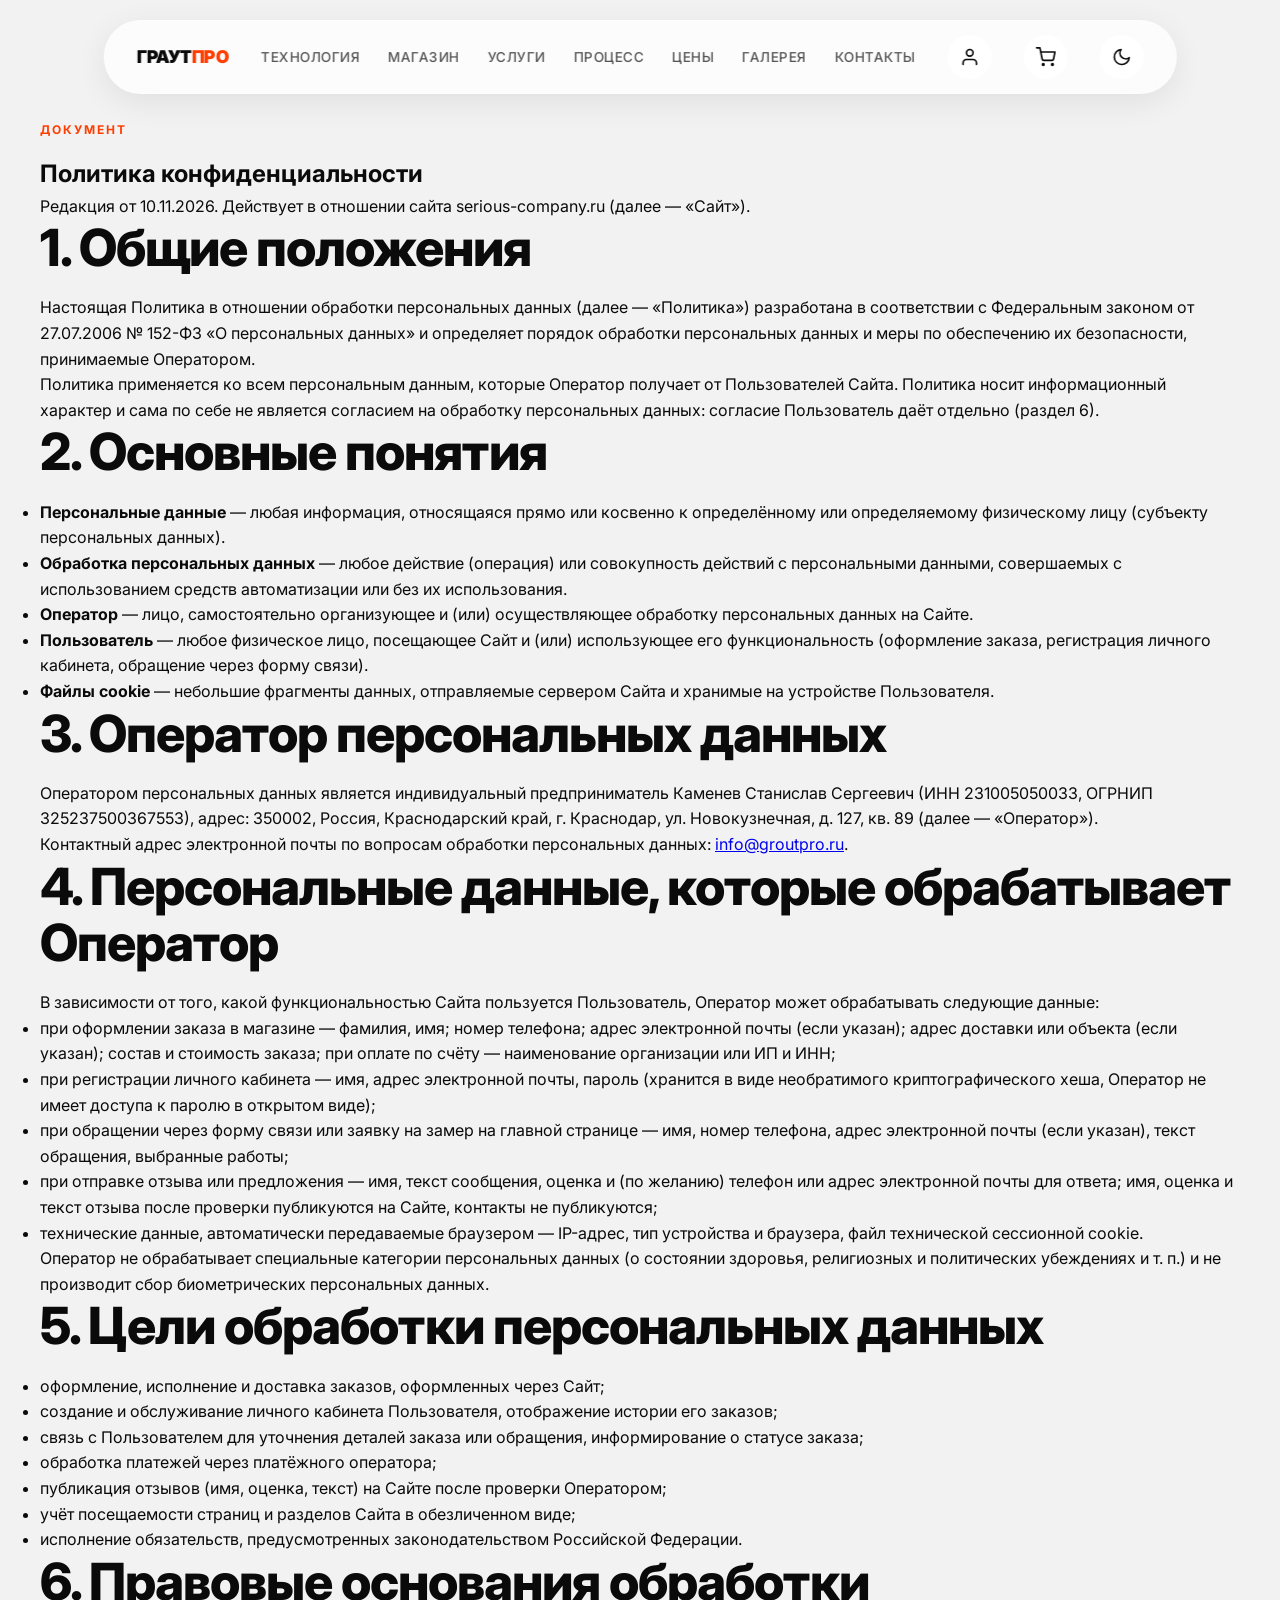
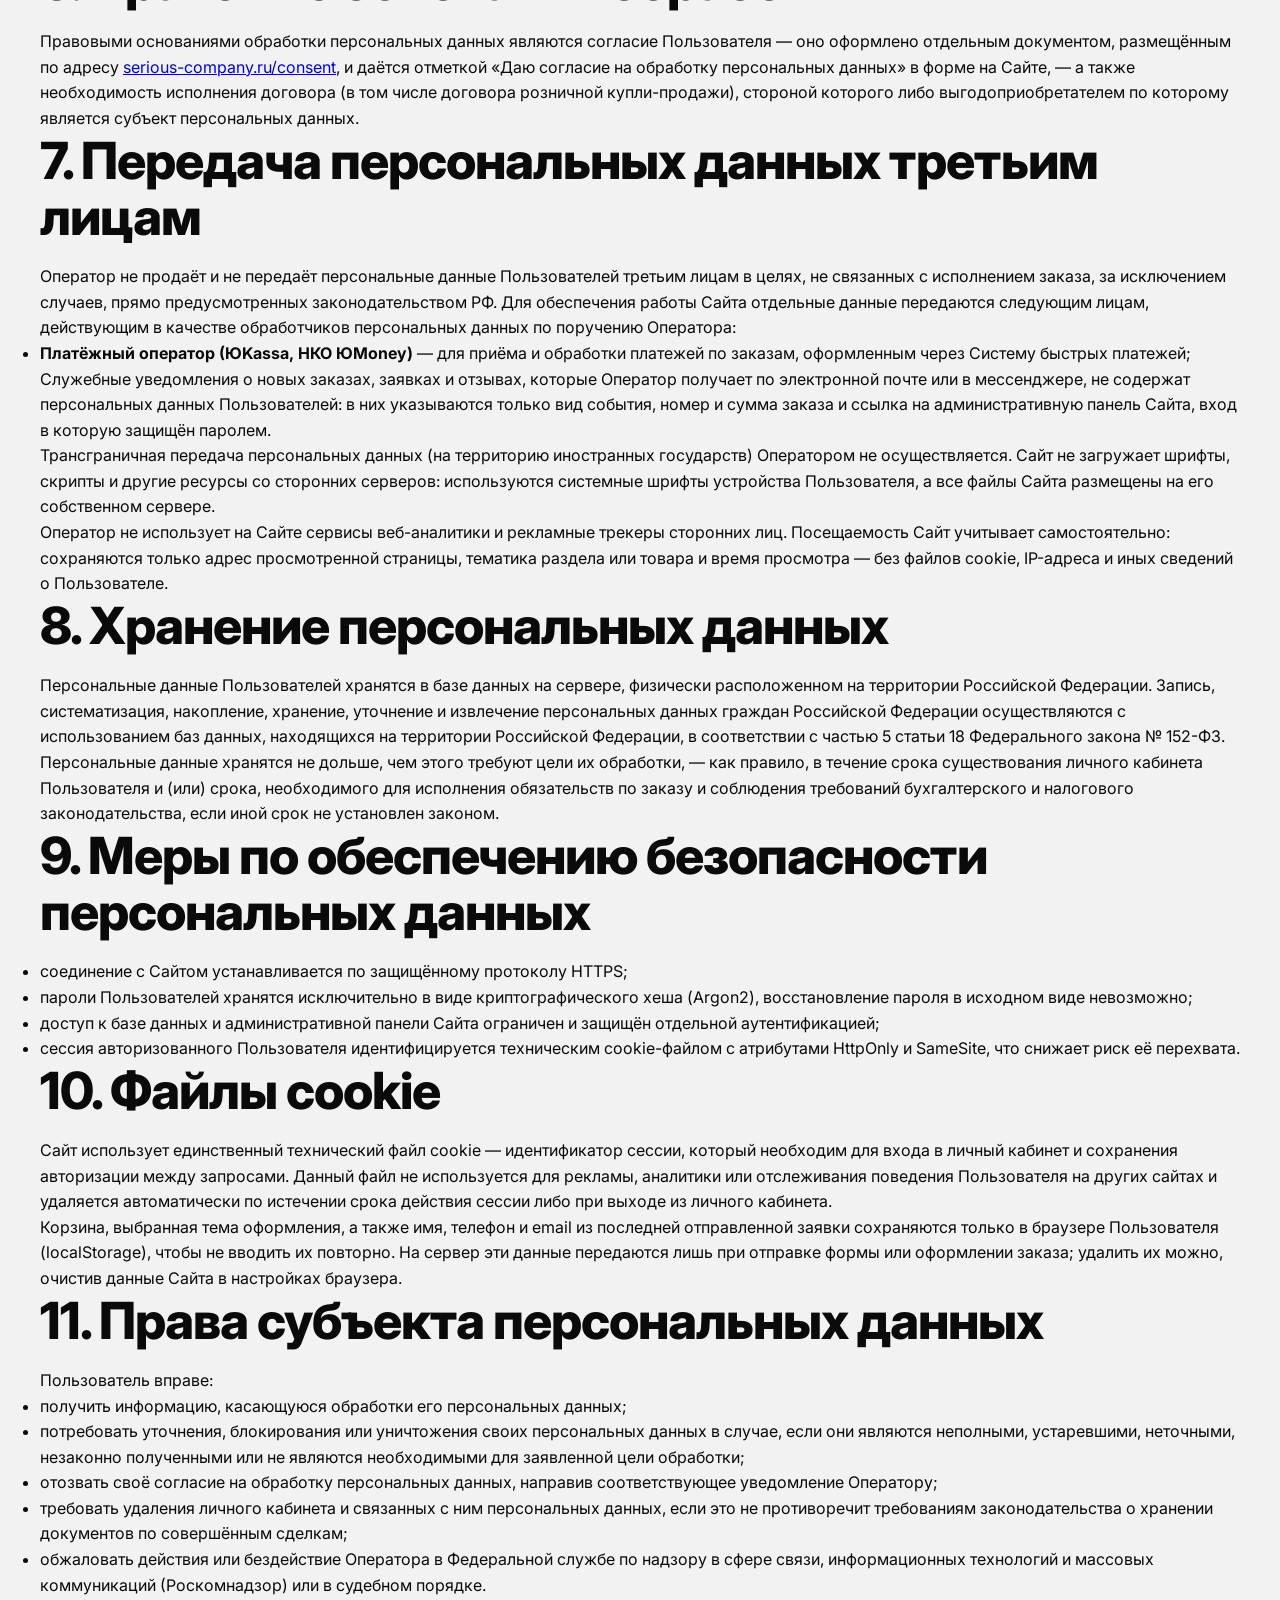
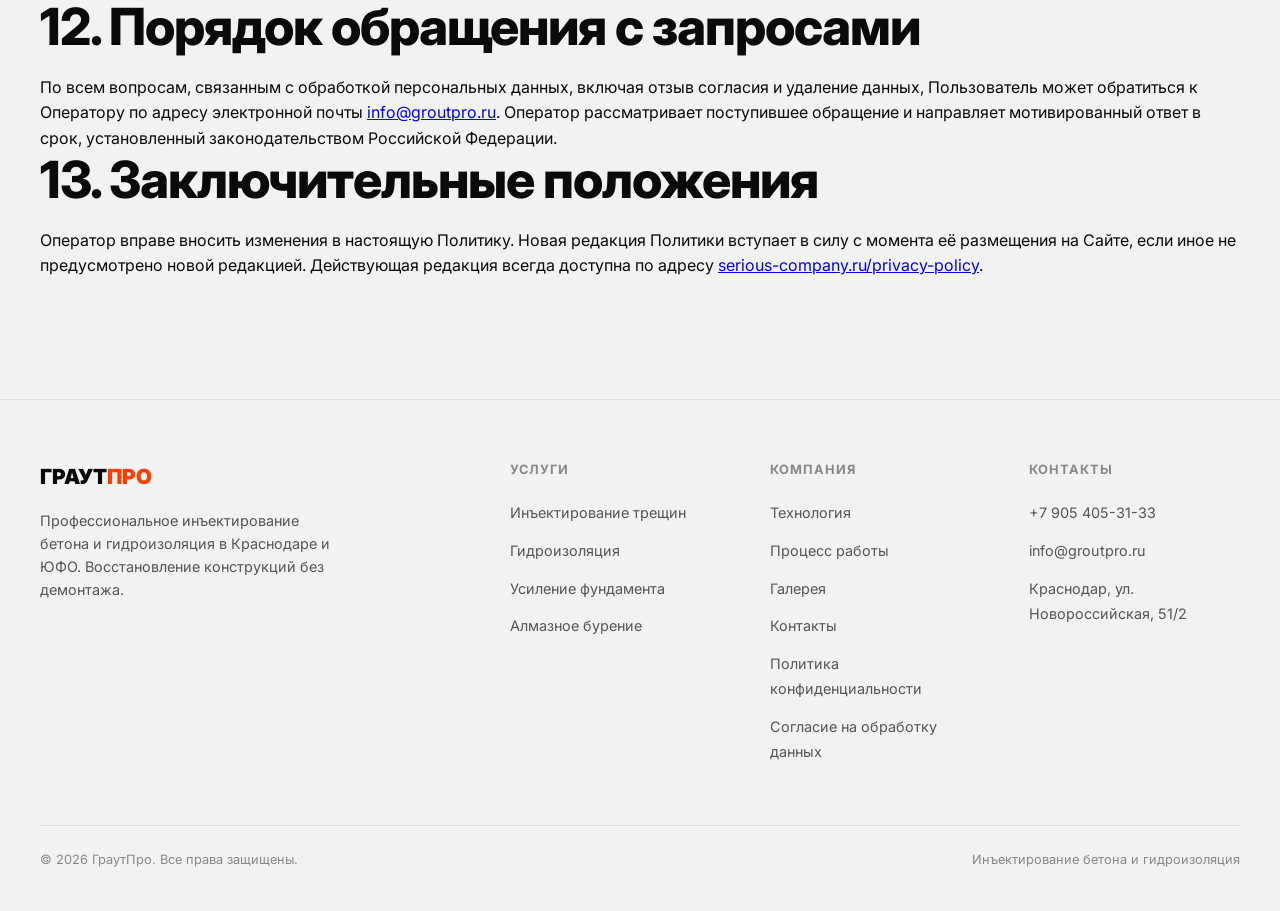
<file: frontend/privacy-policy.html>
<!DOCTYPE html>
<html lang="ru" data-theme="light">
<head>
  <meta charset="UTF-8">
  <meta name="darkreader-lock">
  <script>try{document.documentElement.setAttribute('data-theme',localStorage.getItem('groutpro-theme')||(matchMedia('(prefers-color-scheme: dark)').matches?'dark':'light'))}catch(e){}</script>
  <meta name="viewport" content="width=device-width, initial-scale=1.0">
  <title>Политика конфиденциальности — ГраутПро</title>
  <meta name="description" content="Политика в отношении обработки персональных данных на сайте ГраутПро.">
  <link rel="canonical" href="https://serious-company.ru/privacy-policy">
  <link rel="icon" href="/favicon.svg" type="image/svg+xml">
  <meta name="theme-color" content="#F2F2F2" media="(prefers-color-scheme: light)">
  <meta name="theme-color" content="#050505" media="(prefers-color-scheme: dark)">
  <meta property="og:type" content="website">
  <meta property="og:site_name" content="ГраутПро">
  <meta property="og:locale" content="ru_RU">
  <meta property="og:title" content="Политика конфиденциальности — ГраутПро">
  <meta property="og:description" content="Политика в отношении обработки персональных данных на сайте ГраутПро.">
  <meta property="og:url" content="https://serious-company.ru/privacy-policy">
  <meta property="og:image" content="https://serious-company.ru/images/gallery-soil-diagram.jpg">
  <meta name="twitter:card" content="summary_large_image">
  <meta name="twitter:title" content="Политика конфиденциальности — ГраутПро">
  <meta name="twitter:description" content="Политика в отношении обработки персональных данных на сайте ГраутПро.">
  <meta name="twitter:image" content="https://serious-company.ru/images/gallery-soil-diagram.jpg">
  <link rel="stylesheet" href="/css/style.css">
  <!-- Icons: Lucide (ISC License) https://lucide.dev -->
</head>
<body>
  <nav class="nav glass" aria-label="Основное меню">
    <a href="/" class="nav-logo">
      Граут<span>Про</span>
    </a>
    <ul class="nav-links">
      <li><a href="/#about">Технология</a></li>
      <li><a href="/shop">Магазин</a></li>
      <li><a href="/#services">Услуги</a></li>
      <li><a href="/#process">Процесс</a></li>
      <li><a href="/#pricing">Цены</a></li>
      <li><a href="/#gallery">Галерея</a></li>
      <li><a href="/#contact">Контакты</a></li>
    </ul>
    <a href="/account" class="theme-toggle nav-account-link" aria-label="Профиль">
      <svg width="20" height="20" viewBox="0 0 24 24" fill="none" stroke="currentColor" stroke-width="2"
        stroke-linecap="round" stroke-linejoin="round" aria-hidden="true" focusable="false">
        <path d="M20 21v-2a4 4 0 0 0-4-4H8a4 4 0 0 0-4 4v2" />
        <circle cx="12" cy="7" r="4" />
      </svg>
    </a>
    <a href="/cart" class="theme-toggle nav-cart-link" aria-label="Корзина">
      <svg width="20" height="20" viewBox="0 0 24 24" fill="none" stroke="currentColor" stroke-width="2"
        stroke-linecap="round" stroke-linejoin="round" aria-hidden="true" focusable="false">
        <circle cx="9" cy="21" r="1" />
        <circle cx="20" cy="21" r="1" />
        <path d="M1 1h4l2.68 13.39a2 2 0 0 0 2 1.61h9.72a2 2 0 0 0 2-1.61L23 6H6" />
      </svg>
    </a>
    <button class="theme-toggle" id="themeToggle" type="button" aria-label="Переключить тему">
      <svg width="20" height="20" viewBox="0 0 24 24" fill="none" stroke="currentColor" stroke-width="2"
        stroke-linecap="round" stroke-linejoin="round" aria-hidden="true" focusable="false">
        <path d="M21 12.79A9 9 0 1 1 11.21 3 7 7 0 0 0 21 12.79z" />
      </svg>
    </button>
    <button class="menu-btn" id="menuBtn" type="button" aria-label="Открыть меню" aria-controls="mobileMenu"
      aria-expanded="false">
      <span aria-hidden="true"></span><span aria-hidden="true"></span><span aria-hidden="true"></span>
    </button>
  </nav>

  <!-- Mobile menu (<=1100px): closed = visibility:hidden + inert, toggled by #menuBtn in main.js -->
  <div class="mobile-menu" id="mobileMenu" inert>
    <nav class="mobile-menu-links" aria-label="Меню сайта">
      <a href="/">Главная</a>
      <a href="/#about">Технология</a>
      <a href="/#services">Услуги</a>
      <a href="/#pricing">Цены</a>
      <a href="/#gallery">Галерея</a>
      <a href="/#reviews">Отзывы</a>
      <a href="/shop">Магазин</a>
      <a href="/cart">Корзина</a>
      <a href="/account">Профиль</a>
      <a href="/#contact">Контакты</a>
    </nav>
    <a class="btn btn-primary mobile-menu-call" href="tel:+79054053133"><svg class="icon icon-inline"
        aria-hidden="true" focusable="false" xmlns="http://www.w3.org/2000/svg" width="24" height="24"
        viewBox="0 0 24 24" fill="none" stroke="currentColor" stroke-width="1.75" stroke-linecap="round"
        stroke-linejoin="round">
        <path
          d="M13.832 16.568a1 1 0 0 0 1.213-.303l.355-.465A2 2 0 0 1 17 15h3a2 2 0 0 1 2 2v3a2 2 0 0 1-2 2A18 18 0 0 1 2 4a2 2 0 0 1 2-2h3a2 2 0 0 1 2 2v3a2 2 0 0 1-.8 1.6l-.468.351a1 1 0 0 0-.292 1.233 14 14 0 0 0 6.392 6.384" />
      </svg><span class="sr-only">Позвонить: </span>+7 905 405-31-33</a>
  </div>

  <section class="section section--page">
    <div class="container">
      <div class="legal-content">
        <div class="section-label">Документ</div>
        <h1 class="legal-title">Политика конфиденциальности</h1>
        <p class="legal-updated">Редакция от 10.11.2026. Действует в отношении сайта serious-company.ru (далее — «Сайт»).</p>

        <h2>1. Общие положения</h2>
        <p>Настоящая Политика в отношении обработки персональных данных (далее — «Политика») разработана в соответствии с Федеральным законом от 27.07.2006 № 152-ФЗ «О персональных данных» и определяет порядок обработки персональных данных и меры по обеспечению их безопасности, принимаемые Оператором.</p>
        <p>Политика применяется ко всем персональным данным, которые Оператор получает от Пользователей Сайта. Политика носит информационный характер и сама по себе не является согласием на обработку персональных данных: согласие Пользователь даёт отдельно (раздел 6).</p>

        <h2>2. Основные понятия</h2>
        <ul>
          <li><strong>Персональные данные</strong> — любая информация, относящаяся прямо или косвенно к определённому или определяемому физическому лицу (субъекту персональных данных).</li>
          <li><strong>Обработка персональных данных</strong> — любое действие (операция) или совокупность действий с персональными данными, совершаемых с использованием средств автоматизации или без их использования.</li>
          <li><strong>Оператор</strong> — лицо, самостоятельно организующее и (или) осуществляющее обработку персональных данных на Сайте.</li>
          <li><strong>Пользователь</strong> — любое физическое лицо, посещающее Сайт и (или) использующее его функциональность (оформление заказа, регистрация личного кабинета, обращение через форму связи).</li>
          <li><strong>Файлы cookie</strong> — небольшие фрагменты данных, отправляемые сервером Сайта и хранимые на устройстве Пользователя.</li>
        </ul>

        <h2>3. Оператор персональных данных</h2>
        <p>Оператором персональных данных является индивидуальный предприниматель Каменев Станислав Сергеевич (ИНН 231005050033, ОГРНИП 325237500367553), адрес: 350002, Россия, Краснодарский край, г. Краснодар, ул. Новокузнечная, д. 127, кв. 89 (далее — «Оператор»).</p>
        <p>Контактный адрес электронной почты по вопросам обработки персональных данных: <a href="mailto:info@groutpro.ru">info@groutpro.ru</a>.</p>

        <h2>4. Персональные данные, которые обрабатывает Оператор</h2>
        <p>В зависимости от того, какой функциональностью Сайта пользуется Пользователь, Оператор может обрабатывать следующие данные:</p>
        <ul>
          <li>при оформлении заказа в магазине — фамилия, имя; номер телефона; адрес электронной почты (если указан); адрес доставки или объекта (если указан); состав и стоимость заказа; при оплате по счёту — наименование организации или ИП и ИНН;</li>
          <li>при регистрации личного кабинета — имя, адрес электронной почты, пароль (хранится в виде необратимого криптографического хеша, Оператор не имеет доступа к паролю в открытом виде);</li>
          <li>при обращении через форму связи или заявку на замер на главной странице — имя, номер телефона, адрес электронной почты (если указан), текст обращения, выбранные работы;</li>
          <li>при отправке отзыва или предложения — имя, текст сообщения, оценка и (по желанию) телефон или адрес электронной почты для ответа; имя, оценка и текст отзыва после проверки публикуются на Сайте, контакты не публикуются;</li>
          <li>технические данные, автоматически передаваемые браузером — IP-адрес, тип устройства и браузера, файл технической сессионной cookie.</li>
        </ul>
        <p>Оператор не обрабатывает специальные категории персональных данных (о состоянии здоровья, религиозных и политических убеждениях и т. п.) и не производит сбор биометрических персональных данных.</p>

        <h2>5. Цели обработки персональных данных</h2>
        <ul>
          <li>оформление, исполнение и доставка заказов, оформленных через Сайт;</li>
          <li>создание и обслуживание личного кабинета Пользователя, отображение истории его заказов;</li>
          <li>связь с Пользователем для уточнения деталей заказа или обращения, информирование о статусе заказа;</li>
          <li>обработка платежей через платёжного оператора;</li>
          <li>публикация отзывов (имя, оценка, текст) на Сайте после проверки Оператором;</li>
          <li>учёт посещаемости страниц и разделов Сайта в обезличенном виде;</li>
          <li>исполнение обязательств, предусмотренных законодательством Российской Федерации.</li>
        </ul>

        <h2>6. Правовые основания обработки</h2>
        <p>Правовыми основаниями обработки персональных данных являются согласие Пользователя — оно оформлено отдельным документом, размещённым по адресу <a href="/consent">serious-company.ru/consent</a>, и даётся отметкой «Даю согласие на обработку персональных данных» в форме на Сайте, — а также необходимость исполнения договора (в том числе договора розничной купли-продажи), стороной которого либо выгодоприобретателем по которому является субъект персональных данных.</p>

        <h2>7. Передача персональных данных третьим лицам</h2>
        <p>Оператор не продаёт и не передаёт персональные данные Пользователей третьим лицам в целях, не связанных с исполнением заказа, за исключением случаев, прямо предусмотренных законодательством РФ. Для обеспечения работы Сайта отдельные данные передаются следующим лицам, действующим в качестве обработчиков персональных данных по поручению Оператора:</p>
        <ul>
          <li><strong>Платёжный оператор (ЮKassa, НКО ЮMoney)</strong> — для приёма и обработки платежей по заказам, оформленным через Систему быстрых платежей;</li>
        </ul>
        <p>Служебные уведомления о новых заказах, заявках и отзывах, которые Оператор получает по электронной почте или в мессенджере, не содержат персональных данных Пользователей: в них указываются только вид события, номер и сумма заказа и ссылка на административную панель Сайта, вход в которую защищён паролем.</p>
        <p>Трансграничная передача персональных данных (на территорию иностранных государств) Оператором не осуществляется. Сайт не загружает шрифты, скрипты и другие ресурсы со сторонних серверов: используются системные шрифты устройства Пользователя, а все файлы Сайта размещены на его собственном сервере.</p>
        <p>Оператор не использует на Сайте сервисы веб-аналитики и рекламные трекеры сторонних лиц. Посещаемость Сайт учитывает самостоятельно: сохраняются только адрес просмотренной страницы, тематика раздела или товара и время просмотра — без файлов cookie, IP-адреса и иных сведений о Пользователе.</p>

        <h2>8. Хранение персональных данных</h2>
        <p>Персональные данные Пользователей хранятся в базе данных на сервере, физически расположенном на территории Российской Федерации. Запись, систематизация, накопление, хранение, уточнение и извлечение персональных данных граждан Российской Федерации осуществляются с использованием баз данных, находящихся на территории Российской Федерации, в соответствии с частью 5 статьи 18 Федерального закона № 152-ФЗ.</p>
        <p>Персональные данные хранятся не дольше, чем этого требуют цели их обработки, — как правило, в течение срока существования личного кабинета Пользователя и (или) срока, необходимого для исполнения обязательств по заказу и соблюдения требований бухгалтерского и налогового законодательства, если иной срок не установлен законом.</p>

        <h2>9. Меры по обеспечению безопасности персональных данных</h2>
        <ul>
          <li>соединение с Сайтом устанавливается по защищённому протоколу HTTPS;</li>
          <li>пароли Пользователей хранятся исключительно в виде криптографического хеша (Argon2), восстановление пароля в исходном виде невозможно;</li>
          <li>доступ к базе данных и административной панели Сайта ограничен и защищён отдельной аутентификацией;</li>
          <li>сессия авторизованного Пользователя идентифицируется техническим cookie-файлом с атрибутами HttpOnly и SameSite, что снижает риск её перехвата.</li>
        </ul>

        <h2>10. Файлы cookie</h2>
        <p>Сайт использует единственный технический файл cookie — идентификатор сессии, который необходим для входа в личный кабинет и сохранения авторизации между запросами. Данный файл не используется для рекламы, аналитики или отслеживания поведения Пользователя на других сайтах и удаляется автоматически по истечении срока действия сессии либо при выходе из личного кабинета.</p>
        <p>Корзина, выбранная тема оформления, а также имя, телефон и email из последней отправленной заявки сохраняются только в браузере Пользователя (localStorage), чтобы не вводить их повторно. На сервер эти данные передаются лишь при отправке формы или оформлении заказа; удалить их можно, очистив данные Сайта в настройках браузера.</p>

        <h2>11. Права субъекта персональных данных</h2>
        <p>Пользователь вправе:</p>
        <ul>
          <li>получить информацию, касающуюся обработки его персональных данных;</li>
          <li>потребовать уточнения, блокирования или уничтожения своих персональных данных в случае, если они являются неполными, устаревшими, неточными, незаконно полученными или не являются необходимыми для заявленной цели обработки;</li>
          <li>отозвать своё согласие на обработку персональных данных, направив соответствующее уведомление Оператору;</li>
          <li>требовать удаления личного кабинета и связанных с ним персональных данных, если это не противоречит требованиям законодательства о хранении документов по совершённым сделкам;</li>
          <li>обжаловать действия или бездействие Оператора в Федеральной службе по надзору в сфере связи, информационных технологий и массовых коммуникаций (Роскомнадзор) или в судебном порядке.</li>
        </ul>

        <h2>12. Порядок обращения с запросами</h2>
        <p>По всем вопросам, связанным с обработкой персональных данных, включая отзыв согласия и удаление данных, Пользователь может обратиться к Оператору по адресу электронной почты <a href="mailto:info@groutpro.ru">info@groutpro.ru</a>. Оператор рассматривает поступившее обращение и направляет мотивированный ответ в срок, установленный законодательством Российской Федерации.</p>

        <h2>13. Заключительные положения</h2>
        <p>Оператор вправе вносить изменения в настоящую Политику. Новая редакция Политики вступает в силу с момента её размещения на Сайте, если иное не предусмотрено новой редакцией. Действующая редакция всегда доступна по адресу <a href="/privacy-policy">serious-company.ru/privacy-policy</a>.</p>
      </div>
    </div>
  </section>

  <footer class="footer">
    <div class="footer-grid">
      <div>
        <div class="footer-brand">Граут<span>Про</span></div>
        <p class="footer-desc">Профессиональное инъектирование бетона и гидроизоляция в Краснодаре и ЮФО. Восстановление конструкций без демонтажа.</p>
      </div>
      <div>
        <h4>Услуги</h4>
        <ul class="footer-links">
          <li><a href="/#services">Инъектирование трещин</a></li>
          <li><a href="/#services">Гидроизоляция</a></li>
          <li><a href="/#services">Усиление фундамента</a></li>
          <li><a href="/#services">Алмазное бурение</a></li>
        </ul>
      </div>
      <div>
        <h4>Компания</h4>
        <ul class="footer-links">
          <li><a href="/#about">Технология</a></li>
          <li><a href="/#process">Процесс работы</a></li>
          <li><a href="/#gallery">Галерея</a></li>
          <li><a href="/#contact">Контакты</a></li>
          <li><a href="/privacy-policy">Политика конфиденциальности</a></li>
          <li><a href="/consent">Согласие на обработку данных</a></li>
        </ul>
      </div>
      <div>
        <h4>Контакты</h4>
        <ul class="footer-links">
          <li><a href="tel:+79054053133">+7 905 405-31-33</a></li>
          <li><a href="mailto:info@groutpro.ru">info@groutpro.ru</a></li>
          <li><a href="/#contact">Краснодар, ул. Новороссийская, 51/2</a></li>
        </ul>
      </div>
    </div>
    <div class="footer-bottom">
      <span>© 2026 ГраутПро. Все права защищены.</span>
      <span>Инъектирование бетона и гидроизоляция</span>
    </div>
  </footer>

  <script src="/js/main.js"></script>
</body>
</html>
</file>
<file: css/style.css>
@import url('https://fonts.googleapis.com/css2?family=Inter:wght@300;400;500;600;700;800;900&display=swap');

:root {
  --font: 'Inter', -apple-system, BlinkMacSystemFont, sans-serif;
  --transition: 0.4s cubic-bezier(0.16, 1, 0.3, 1);
  --radius: 16px;
  --radius-sm: 8px;
}

[data-theme="light"] {
  --bg: #F2F2F2;
  --surface: rgba(255, 255, 255, 0.72);
  --surface-solid: #FFFFFF;
  --text: #0A0A0A;
  --text-secondary: #555555;
  --muted: #888888;
  --accent: #FF3D00;
  --accent-hover: #E63600;
  --border: rgba(0, 0, 0, 0.08);
  --border-glass: rgba(255, 255, 255, 0.5);
  --shadow: 0 8px 32px rgba(0, 0, 0, 0.08);
  --shadow-lg: 0 24px 64px rgba(0, 0, 0, 0.12);
  --hero-overlay: rgba(255, 255, 255, 0.85);
  --noise-opacity: 0.03;
}

[data-theme="dark"] {
  --bg: #050505;
  --surface: rgba(20, 20, 20, 0.65);
  --surface-solid: #111111;
  --text: #F0F0F0;
  --text-secondary: #AAAAAA;
  --muted: #666666;
  --accent: #FF3D00;
  --accent-hover: #FF5722;
  --border: rgba(255, 255, 255, 0.06);
  --border-glass: rgba(255, 255, 255, 0.08);
  --shadow: 0 8px 32px rgba(0, 0, 0, 0.4);
  --shadow-lg: 0 24px 64px rgba(0, 0, 0, 0.6);
  --hero-overlay: rgba(5, 5, 5, 0.75);
  --noise-opacity: 0.05;
}

* {
  margin: 0;
  padding: 0;
  box-sizing: border-box;
}

html {
  scroll-behavior: smooth;
}

body {
  font-family: var(--font);
  background: var(--bg);
  color: var(--text);
  transition: background var(--transition), color var(--transition);
  overflow-x: hidden;
  line-height: 1.6;
}

/* Noise texture overlay */
body::before {
  content: '';
  position: fixed;
  inset: 0;
  background-image: url("data:image/svg+xml,%3Csvg viewBox='0 0 256 256' xmlns='http://www.w3.org/2000/svg'%3E%3Cfilter id='n'%3E%3CfeTurbulence type='fractalNoise' baseFrequency='0.9' numOctaves='4' stitchTiles='stitch'/%3E%3C/filter%3E%3Crect width='100%25' height='100%25' filter='url(%23n)' opacity='1'/%3E%3C/svg%3E");
  opacity: var(--noise-opacity);
  pointer-events: none;
  z-index: 9999;
  mix-blend-mode: overlay;
}

/* Scrollbar */
::-webkit-scrollbar {
  width: 6px;
}
::-webkit-scrollbar-track {
  background: transparent;
}
::-webkit-scrollbar-thumb {
  background: var(--muted);
  border-radius: 3px;
}

/* Liquid Glass */
.glass {
  background: var(--surface);
  backdrop-filter: blur(24px) saturate(180%);
  -webkit-backdrop-filter: blur(24px) saturate(180%);
  border: 1px solid var(--border-glass);
  box-shadow: var(--shadow);
}

.glass-strong {
  background: var(--surface);
  backdrop-filter: blur(40px) saturate(200%);
  -webkit-backdrop-filter: blur(40px) saturate(200%);
  border: 1px solid var(--border-glass);
  box-shadow: var(--shadow-lg);
}

/* Navigation */
.nav {
  position: fixed;
  top: 20px;
  left: 50%;
  transform: translateX(-50%);
  z-index: 1000;
  padding: 14px 32px;
  border-radius: 100px;
  display: flex;
  align-items: center;
  gap: 32px;
  transition: var(--transition);
}

.nav.scrolled {
  padding: 10px 28px;
  box-shadow: var(--shadow-lg);
}

.nav-logo {
  font-weight: 900;
  font-size: 1.1rem;
  letter-spacing: -0.5px;
  text-transform: uppercase;
  color: var(--text);
  text-decoration: none;
}

.nav-logo span {
  color: var(--accent);
}

.nav-links {
  display: flex;
  gap: 28px;
  list-style: none;
}

.nav-links a {
  text-decoration: none;
  color: var(--text-secondary);
  font-size: 0.85rem;
  font-weight: 500;
  text-transform: uppercase;
  letter-spacing: 0.5px;
  transition: color 0.2s;
  position: relative;
}

.nav-links a::after {
  content: '';
  position: absolute;
  bottom: -4px;
  left: 0;
  width: 0;
  height: 2px;
  background: var(--accent);
  transition: width 0.3s;
}

.nav-links a:hover {
  color: var(--text);
}

.nav-links a:hover::after {
  width: 100%;
}

.theme-toggle {
  width: 44px;
  height: 44px;
  border-radius: 50%;
  border: 1px solid var(--border-glass);
  background: var(--surface);
  backdrop-filter: blur(10px);
  cursor: pointer;
  display: flex;
  align-items: center;
  justify-content: center;
  color: var(--text);
  transition: var(--transition);
}

.theme-toggle:hover {
  transform: scale(1.1);
  border-color: var(--accent);
}

/* Mobile menu */
.menu-btn {
  display: none;
  flex-direction: column;
  gap: 5px;
  cursor: pointer;
  padding: 8px;
}

.menu-btn span {
  width: 24px;
  height: 2px;
  background: var(--text);
  transition: var(--transition);
}

/* Hero */
.hero {
  min-height: 100vh;
  display: flex;
  align-items: center;
  justify-content: center;
  position: relative;
  overflow: hidden;
  padding: 120px 24px 80px;
}

.hero-bg {
  position: absolute;
  inset: 0;
  background: 
    radial-gradient(ellipse at 20% 50%, rgba(255, 61, 0, 0.12) 0%, transparent 50%),
    radial-gradient(ellipse at 80% 20%, rgba(255, 61, 0, 0.08) 0%, transparent 40%),
    var(--bg);
  z-index: 0;
}

.hero-grid {
  position: absolute;
  inset: 0;
  background-image: 
    linear-gradient(rgba(255,61,0,0.03) 1px, transparent 1px),
    linear-gradient(90deg, rgba(255,61,0,0.03) 1px, transparent 1px);
  background-size: 60px 60px;
  mask-image: radial-gradient(ellipse at center, black 0%, transparent 70%);
  -webkit-mask-image: radial-gradient(ellipse at center, black 0%, transparent 70%);
}

.hero-content {
  position: relative;
  z-index: 2;
  max-width: 900px;
  text-align: center;
}

.hero-tag {
  display: inline-flex;
  align-items: center;
  gap: 8px;
  padding: 8px 20px;
  border-radius: 100px;
  font-size: 0.75rem;
  font-weight: 600;
  text-transform: uppercase;
  letter-spacing: 1px;
  color: var(--accent);
  border: 1px solid rgba(255, 61, 0, 0.3);
  margin-bottom: 32px;
  animation: fadeInUp 0.8s ease-out;
}

.hero-tag::before {
  content: '';
  width: 6px;
  height: 6px;
  background: var(--accent);
  border-radius: 50%;
  animation: pulse 2s infinite;
}

@keyframes pulse {
  0%, 100% { opacity: 1; transform: scale(1); }
  50% { opacity: 0.5; transform: scale(1.3); }
}

.hero h1 {
  font-size: clamp(2.5rem, 6vw, 5rem);
  font-weight: 900;
  line-height: 1.05;
  letter-spacing: -2px;
  margin-bottom: 24px;
  animation: fadeInUp 0.8s ease-out 0.1s both;
}

.hero h1 .accent {
  color: var(--accent);
}

.hero p {
  font-size: clamp(1rem, 2vw, 1.25rem);
  color: var(--text-secondary);
  max-width: 600px;
  margin: 0 auto 40px;
  font-weight: 400;
  animation: fadeInUp 0.8s ease-out 0.2s both;
}

.hero-buttons {
  display: flex;
  gap: 16px;
  justify-content: center;
  flex-wrap: wrap;
  animation: fadeInUp 0.8s ease-out 0.3s both;
}

.btn {
  padding: 16px 36px;
  border-radius: 100px;
  font-family: var(--font);
  font-size: 0.9rem;
  font-weight: 600;
  text-decoration: none;
  text-transform: uppercase;
  letter-spacing: 0.5px;
  cursor: pointer;
  border: none;
  transition: var(--transition);
  display: inline-flex;
  align-items: center;
  gap: 8px;
}

.btn-primary {
  background: var(--accent);
  color: white;
  box-shadow: 0 4px 24px rgba(255, 61, 0, 0.3);
}

.btn-primary:hover {
  background: var(--accent-hover);
  transform: translateY(-2px);
  box-shadow: 0 8px 32px rgba(255, 61, 0, 0.4);
}

.btn-secondary {
  background: transparent;
  color: var(--text);
  border: 1px solid var(--border);
}

.btn-secondary:hover {
  border-color: var(--accent);
  color: var(--accent);
  transform: translateY(-2px);
}

/* Sections */
.section {
  padding: 120px 24px;
  position: relative;
}

.container {
  max-width: 1200px;
  margin: 0 auto;
}

.section-header {
  margin-bottom: 80px;
  max-width: 700px;
}

.section-label {
  font-size: 0.75rem;
  font-weight: 700;
  text-transform: uppercase;
  letter-spacing: 2px;
  color: var(--accent);
  margin-bottom: 16px;
}

.section h2 {
  font-size: clamp(2rem, 4vw, 3.5rem);
  font-weight: 800;
  line-height: 1.1;
  letter-spacing: -1px;
  margin-bottom: 20px;
}

.section p.lead {
  font-size: 1.15rem;
  color: var(--text-secondary);
  line-height: 1.7;
}

/* Cards */
.grid-3 {
  display: grid;
  grid-template-columns: repeat(auto-fit, minmax(320px, 1fr));
  gap: 24px;
}

.grid-2 {
  display: grid;
  grid-template-columns: repeat(auto-fit, minmax(400px, 1fr));
  gap: 32px;
}

.card {
  padding: 40px;
  border-radius: var(--radius);
  transition: var(--transition);
  position: relative;
  overflow: hidden;
}

.card::before {
  content: '';
  position: absolute;
  top: 0;
  left: 0;
  right: 0;
  height: 2px;
  background: linear-gradient(90deg, transparent, var(--accent), transparent);
  opacity: 0;
  transition: opacity 0.3s;
}

.card:hover::before {
  opacity: 1;
}

.card:hover {
  transform: translateY(-4px);
  box-shadow: var(--shadow-lg);
}

.card-icon {
  width: 56px;
  height: 56px;
  border-radius: var(--radius-sm);
  background: rgba(255, 61, 0, 0.1);
  display: flex;
  align-items: center;
  justify-content: center;
  margin-bottom: 24px;
  font-size: 1.5rem;
}

.card h3 {
  font-size: 1.25rem;
  font-weight: 700;
  margin-bottom: 12px;
}

.card p {
  color: var(--text-secondary);
  font-size: 0.95rem;
  line-height: 1.6;
}

/* Process */
.process-grid {
  display: grid;
  grid-template-columns: repeat(auto-fit, minmax(240px, 1fr));
  gap: 0;
  counter-reset: step;
}

.process-step {
  padding: 48px 32px;
  position: relative;
  text-align: center;
}

.process-step::before {
  counter-increment: step;
  content: '0' counter(step);
  font-size: 4rem;
  font-weight: 900;
  color: var(--text);
  opacity: 0.05;
  position: absolute;
  top: 20px;
  left: 50%;
  transform: translateX(-50%);
}

.process-step h4 {
  font-size: 1.1rem;
  font-weight: 700;
  margin-bottom: 12px;
  margin-top: 20px;
}

.process-step p {
  color: var(--text-secondary);
  font-size: 0.9rem;
}

/* Pricing */
.pricing-grid {
  display: grid;
  grid-template-columns: repeat(auto-fit, minmax(300px, 1fr));
  gap: 24px;
}

.pricing-card {
  padding: 48px 40px;
  border-radius: var(--radius);
  position: relative;
  transition: var(--transition);
}

.pricing-card.featured {
  border: 1px solid rgba(255, 61, 0, 0.3);
}

.pricing-card.featured::before {
  content: 'Популярное';
  position: absolute;
  top: 0;
  right: 32px;
  transform: translateY(-50%);
  background: var(--accent);
  color: white;
  padding: 6px 16px;
  border-radius: 100px;
  font-size: 0.7rem;
  font-weight: 700;
  text-transform: uppercase;
  letter-spacing: 1px;
}

.pricing-card h3 {
  font-size: 1.3rem;
  font-weight: 700;
  margin-bottom: 8px;
}

.pricing-card .price {
  font-size: 2.5rem;
  font-weight: 900;
  margin: 24px 0;
  letter-spacing: -1px;
}

.pricing-card .price span {
  font-size: 1rem;
  font-weight: 500;
  color: var(--muted);
}

.pricing-card ul {
  list-style: none;
  margin: 32px 0;
}

.pricing-card ul li {
  padding: 10px 0;
  color: var(--text-secondary);
  font-size: 0.9rem;
  border-bottom: 1px solid var(--border);
  display: flex;
  align-items: center;
  gap: 10px;
}

.pricing-card ul li::before {
  content: '—';
  color: var(--accent);
  font-weight: 700;
}

/* Gallery */
.gallery-grid {
  display: grid;
  grid-template-columns: repeat(auto-fit, minmax(280px, 1fr));
  gap: 16px;
}

.gallery-item {
  aspect-ratio: 4/3;
  border-radius: var(--radius-sm);
  overflow: hidden;
  position: relative;
  cursor: pointer;
  transition: var(--transition);
}

.gallery-item img {
  width: 100%;
  height: 100%;
  object-fit: cover;
  transition: transform 0.6s;
}

.gallery-item:hover img {
  transform: scale(1.08);
}

.gallery-item::after {
  content: '';
  position: absolute;
  inset: 0;
  background: linear-gradient(to top, rgba(0,0,0,0.5), transparent);
  opacity: 0;
  transition: opacity 0.3s;
}

.gallery-item:hover::after {
  opacity: 1;
}

/* Contact */
.contact-grid {
  display: grid;
  grid-template-columns: 1fr 1fr;
  gap: 64px;
  align-items: start;
}

.contact-info h3 {
  font-size: 1.5rem;
  font-weight: 700;
  margin-bottom: 24px;
}

.contact-item {
  display: flex;
  align-items: flex-start;
  gap: 16px;
  margin-bottom: 24px;
}

.contact-item-icon {
  width: 48px;
  height: 48px;
  border-radius: var(--radius-sm);
  background: rgba(255, 61, 0, 0.1);
  display: flex;
  align-items: center;
  justify-content: center;
  flex-shrink: 0;
  font-size: 1.2rem;
}

.contact-item h4 {
  font-size: 0.85rem;
  text-transform: uppercase;
  letter-spacing: 1px;
  color: var(--muted);
  margin-bottom: 4px;
}

.contact-item p {
  font-size: 1.1rem;
  font-weight: 600;
}

.contact-form {
  display: flex;
  flex-direction: column;
  gap: 20px;
}

.form-group {
  position: relative;
}

.form-group input,
.form-group textarea {
  width: 100%;
  padding: 18px 20px;
  border-radius: var(--radius-sm);
  border: 1px solid var(--border);
  background: var(--surface);
  color: var(--text);
  font-family: var(--font);
  font-size: 1rem;
  transition: var(--transition);
  outline: none;
}

.form-group input:focus,
.form-group textarea:focus {
  border-color: var(--accent);
  box-shadow: 0 0 0 3px rgba(255, 61, 0, 0.1);
}

.form-group textarea {
  min-height: 140px;
  resize: vertical;
}

/* Footer */
.footer {
  padding: 60px 24px 40px;
  border-top: 1px solid var(--border);
}

.footer-grid {
  display: grid;
  grid-template-columns: 2fr 1fr 1fr 1fr;
  gap: 48px;
  max-width: 1200px;
  margin: 0 auto;
}

.footer-brand {
  font-weight: 900;
  font-size: 1.3rem;
  text-transform: uppercase;
  margin-bottom: 16px;
}

.footer-brand span {
  color: var(--accent);
}

.footer-desc {
  color: var(--text-secondary);
  font-size: 0.9rem;
  line-height: 1.6;
  max-width: 300px;
}

.footer h4 {
  font-size: 0.8rem;
  text-transform: uppercase;
  letter-spacing: 1px;
  margin-bottom: 20px;
  color: var(--muted);
}

.footer-links {
  list-style: none;
}

.footer-links li {
  margin-bottom: 12px;
}

.footer-links a {
  color: var(--text-secondary);
  text-decoration: none;
  font-size: 0.9rem;
  transition: color 0.2s;
}

.footer-links a:hover {
  color: var(--accent);
}

.footer-bottom {
  max-width: 1200px;
  margin: 48px auto 0;
  padding-top: 24px;
  border-top: 1px solid var(--border);
  display: flex;
  justify-content: space-between;
  align-items: center;
  color: var(--muted);
  font-size: 0.8rem;
}

/* Animations */
@keyframes fadeInUp {
  from {
    opacity: 0;
    transform: translateY(30px);
  }
  to {
    opacity: 1;
    transform: translateY(0);
  }
}

.reveal {
  opacity: 0;
  transform: translateY(40px);
  transition: opacity 0.8s ease-out, transform 0.8s ease-out;
}

.reveal.active {
  opacity: 1;
  transform: translateY(0);
}

/* Divider */
.divider {
  height: 1px;
  background: linear-gradient(90deg, transparent, var(--border), transparent);
  margin: 0 auto;
  max-width: 1200px;
}

/* Stats */
.stats-grid {
  display: grid;
  grid-template-columns: repeat(auto-fit, minmax(200px, 1fr));
  gap: 32px;
}

.stat-item {
  text-align: center;
  padding: 32px;
}

.stat-number {
  font-size: 3rem;
  font-weight: 900;
  color: var(--accent);
  line-height: 1;
  margin-bottom: 8px;
}

.stat-label {
  color: var(--text-secondary);
  font-size: 0.9rem;
  text-transform: uppercase;
  letter-spacing: 1px;
}

/* Responsive */
@media (max-width: 900px) {
  .nav-links {
    display: none;
  }
  .menu-btn {
    display: flex;
  }
  .contact-grid {
    grid-template-columns: 1fr;
  }
  .footer-grid {
    grid-template-columns: 1fr 1fr;
  }
  .grid-2 {
    grid-template-columns: 1fr;
  }
}

@media (max-width: 600px) {
  .nav {
    padding: 12px 20px;
    gap: 16px;
  }
  .hero h1 {
    letter-spacing: -1px;
  }
  .section {
    padding: 80px 20px;
  }
  .card {
    padding: 28px;
  }
  .footer-grid {
    grid-template-columns: 1fr;
    gap: 32px;
  }
  .footer-bottom {
    flex-direction: column;
    gap: 12px;
    text-align: center;
  }
}

/* Mobile menu overlay */
.mobile-menu {
  position: fixed;
  inset: 0;
  z-index: 999;
  background: var(--bg);
  display: flex;
  flex-direction: column;
  align-items: center;
  justify-content: center;
  gap: 32px;
  opacity: 0;
  pointer-events: none;
  transition: opacity 0.3s;
}

.mobile-menu.active {
  opacity: 1;
  pointer-events: all;
}

.mobile-menu a {
  font-size: 1.5rem;
  font-weight: 700;
  color: var(--text);
  text-decoration: none;
  text-transform: uppercase;
  letter-spacing: 2px;
}

.mobile-menu-close {
  position: absolute;
  top: 24px;
  right: 24px;
  width: 48px;
  height: 48px;
  background: none;
  border: none;
  color: var(--text);
  font-size: 2rem;
  cursor: pointer;
}
</file>
